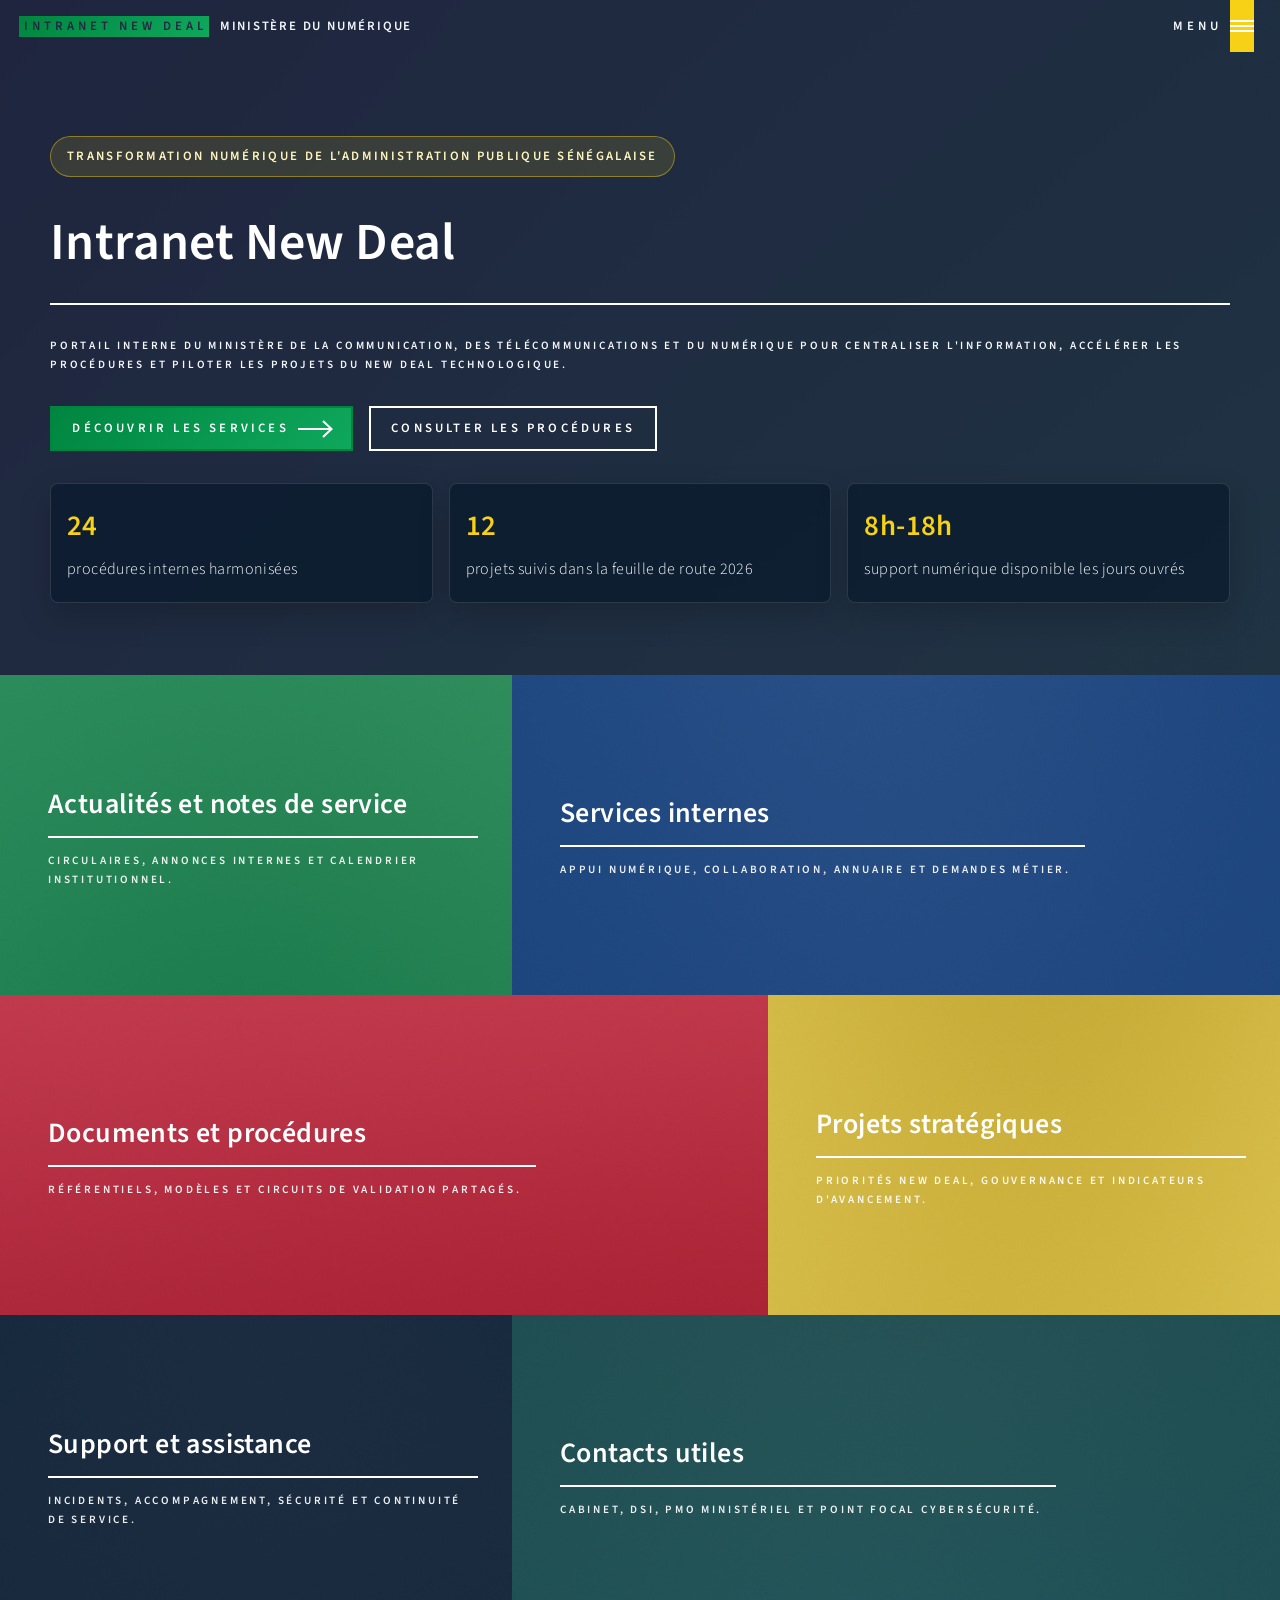
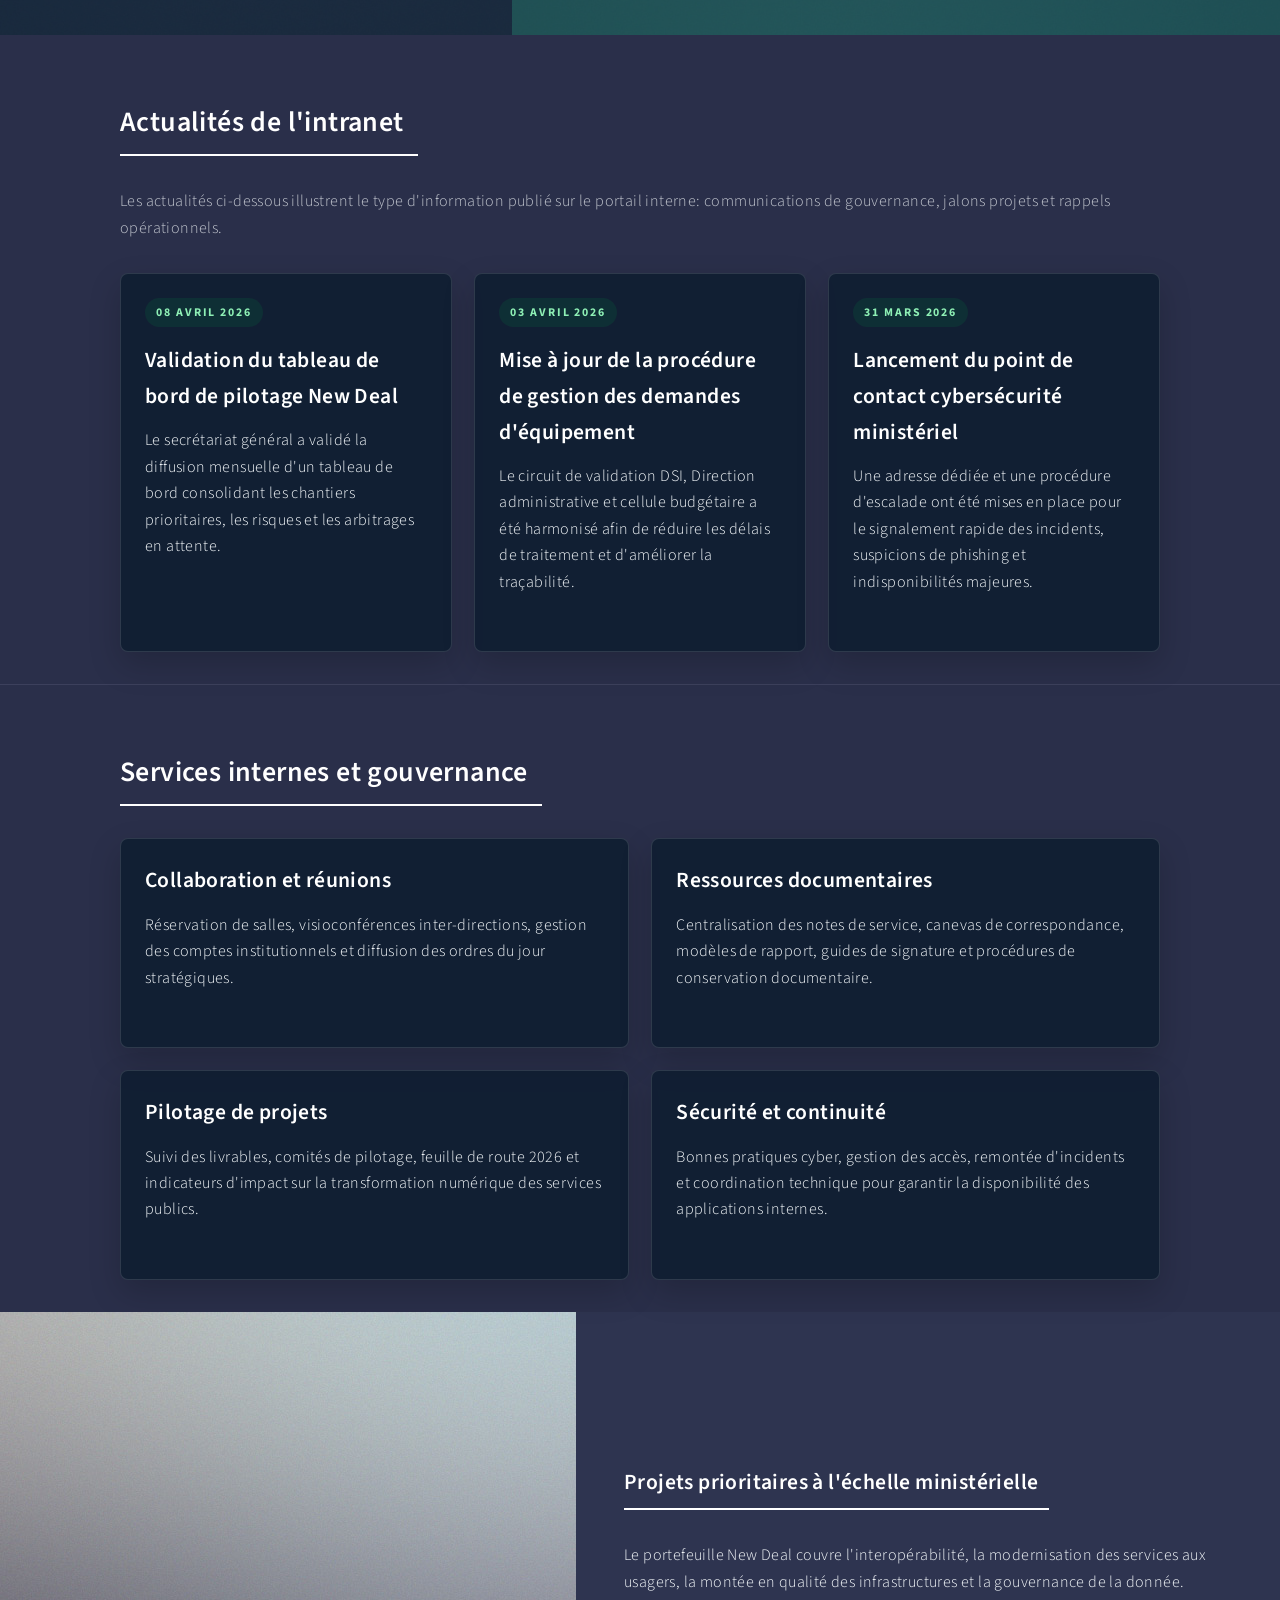
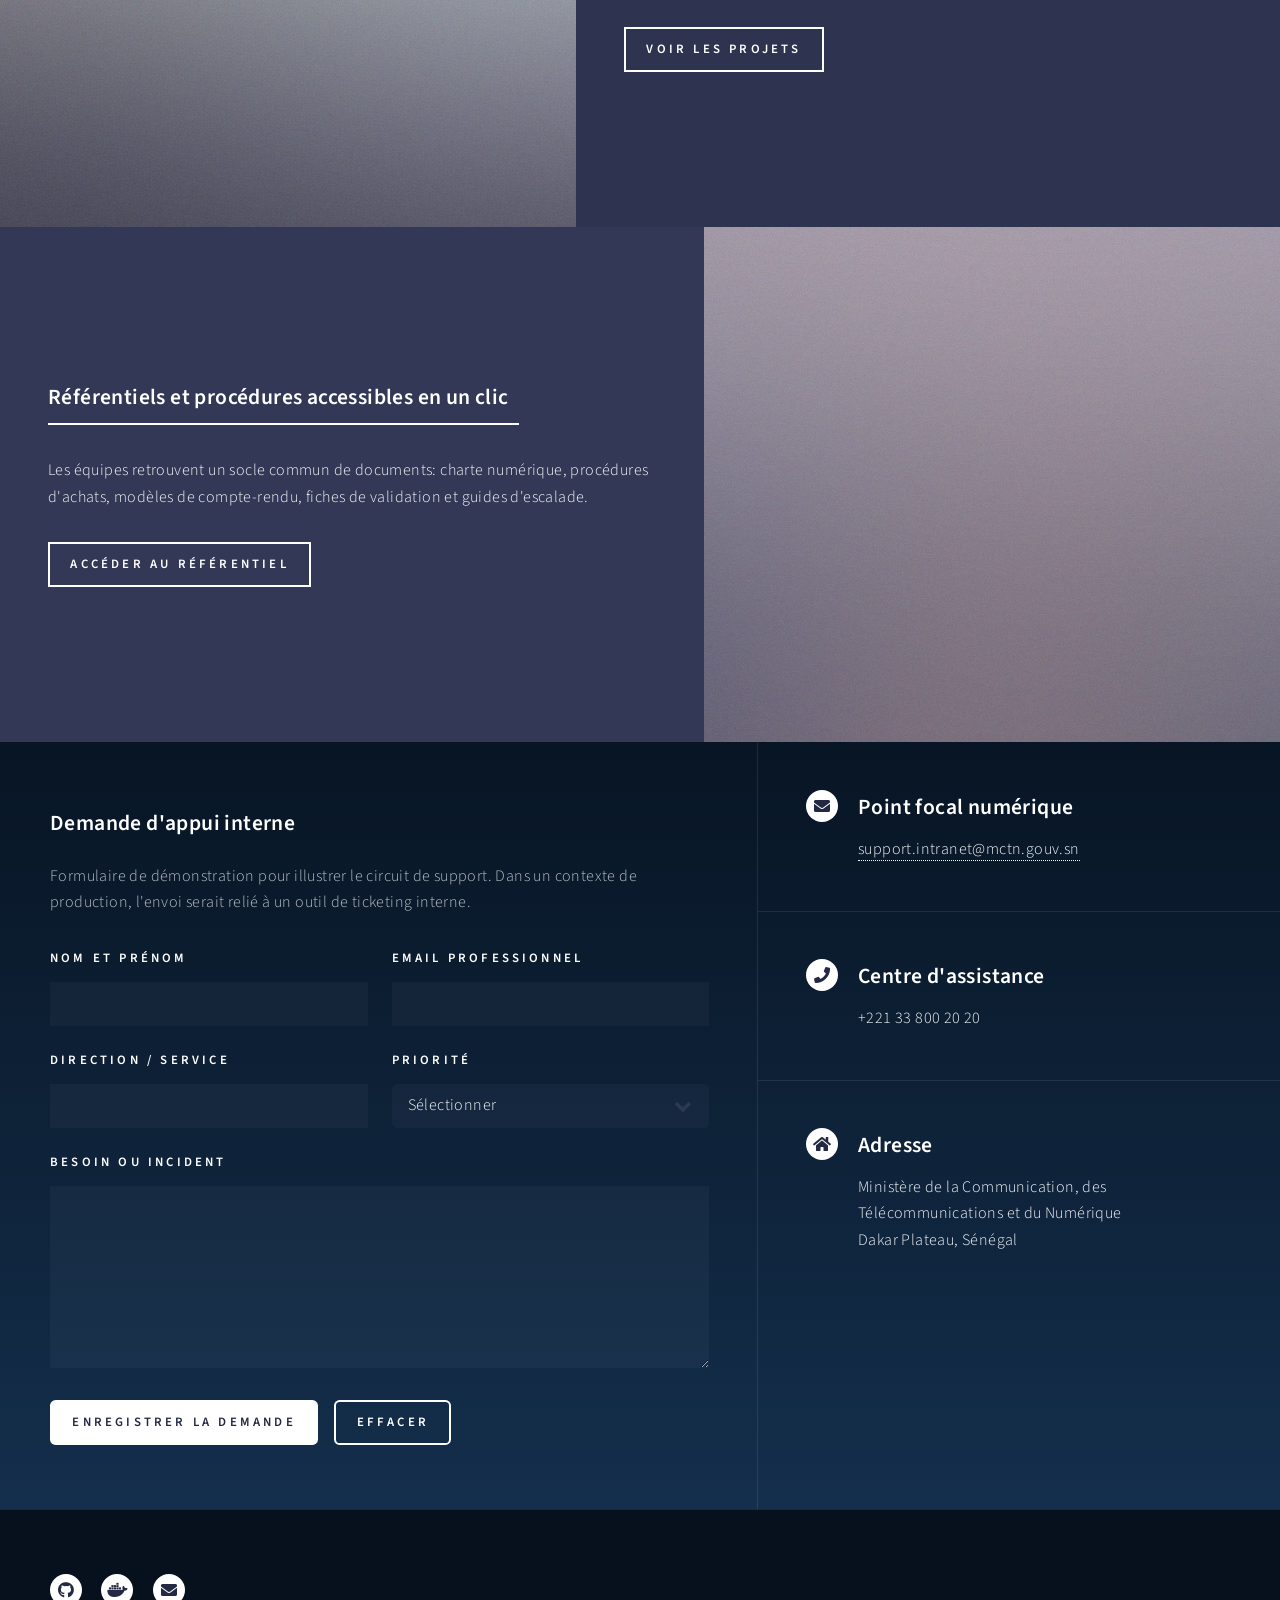
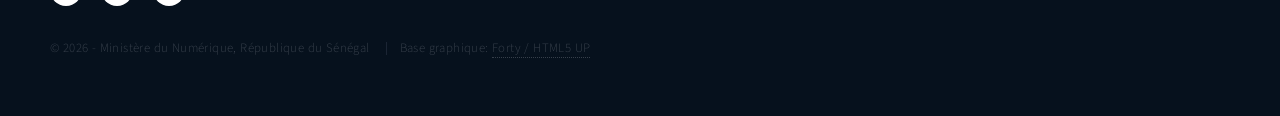
<file: site/index.html>
<!DOCTYPE HTML>
<!--
    Basé sur Forty par HTML5 UP
    html5up.net | @ajlkn
    Personnalisation pour l'examen DevOps "intranet-newdeal"
-->
<html lang="fr">
    <head>
        <title>Intranet New Deal | Ministère de la Communication, des Télécommunications et du Numérique</title>
        <meta charset="utf-8" />
        <meta name="viewport" content="width=device-width, initial-scale=1, user-scalable=no" />
        <meta
            name="description"
            content="Portail intranet institutionnel dédié à la coordination, aux services internes et aux projets stratégiques du New Deal Technologique du Sénégal."
        />
        <meta name="theme-color" content="#00853f" />
        <link rel="icon" type="image/svg+xml" href="images/nd-emblem.svg" />
        <link rel="stylesheet" href="assets/css/main.css" />
        <link rel="stylesheet" href="assets/css/custom.css" />
        <noscript><link rel="stylesheet" href="assets/css/noscript.css" /></noscript>
    </head>
    <body class="is-preload">
        <div id="wrapper">
            <header id="header" class="alt">
                <a href="index.html" class="logo">
                    <strong>Intranet New Deal</strong>
                    <span>Ministère du Numérique</span>
                </a>
                <nav>
                    <a href="#menu">Menu</a>
                </nav>
            </header>

            <nav id="menu">
                <ul class="links">
                    <li><a href="index.html">Accueil</a></li>
                    <li><a href="#news">Actualités</a></li>
                    <li><a href="#services">Services internes</a></li>
                    <li><a href="documents.html">Documents et procédures</a></li>
                    <li><a href="projets.html">Projets stratégiques</a></li>
                    <li><a href="support.html">Support et assistance</a></li>
                    <li><a href="#contact">Contact</a></li>
                </ul>
                <ul class="actions stacked">
                    <li><a href="#services" class="button primary fit">Accès rapide</a></li>
                    <li><a href="documents.html" class="button fit">Procédures</a></li>
                </ul>
            </nav>

            <section id="banner" class="major">
                <div class="inner">
                    <div class="hero-badge">Transformation numérique de l'administration publique sénégalaise</div>
                    <header class="major">
                        <h1>Intranet New Deal</h1>
                    </header>
                    <div class="content">
                        <p>
                            Portail interne du Ministère de la Communication, des Télécommunications et du Numérique
                            pour centraliser l'information, accélérer les procédures et piloter les projets du New Deal
                            Technologique.
                        </p>
                    </div>
                    <ul class="actions stacked-mobile">
                        <li><a href="#services" class="button next scrolly primary">Découvrir les services</a></li>
                        <li><a href="documents.html" class="button">Consulter les procédures</a></li>
                    </ul>
                    <div class="hero-stats">
                        <article>
                            <strong>24</strong>
                            <span>procédures internes harmonisées</span>
                        </article>
                        <article>
                            <strong>12</strong>
                            <span>projets suivis dans la feuille de route 2026</span>
                        </article>
                        <article>
                            <strong>8h-18h</strong>
                            <span>support numérique disponible les jours ouvrés</span>
                        </article>
                    </div>
                </div>
            </section>

            <div id="main">
                <section id="services" class="tiles">
                    <article>
                        <span class="image">
                            <img src="images/pic01.jpg" alt="Équipe de coordination autour d'un tableau de bord." />
                        </span>
                        <header class="major">
                            <h3><a href="#news" class="link">Actualités et notes de service</a></h3>
                            <p>Circulaires, annonces internes et calendrier institutionnel.</p>
                        </header>
                    </article>
                    <article>
                        <span class="image">
                            <img src="images/pic02.jpg" alt="Salle de travail collaborative et outils numériques." />
                        </span>
                        <header class="major">
                            <h3><a href="#operations" class="link">Services internes</a></h3>
                            <p>Appui numérique, collaboration, annuaire et demandes métier.</p>
                        </header>
                    </article>
                    <article>
                        <span class="image">
                            <img src="images/pic03.jpg" alt="Documentation administrative et dossiers classés." />
                        </span>
                        <header class="major">
                            <h3><a href="documents.html" class="link">Documents et procédures</a></h3>
                            <p>Référentiels, modèles et circuits de validation partagés.</p>
                        </header>
                    </article>
                    <article>
                        <span class="image">
                            <img src="images/pic04.jpg" alt="Visualisation des projets stratégiques du ministère." />
                        </span>
                        <header class="major">
                            <h3><a href="projets.html" class="link">Projets stratégiques</a></h3>
                            <p>Priorités New Deal, gouvernance et indicateurs d'avancement.</p>
                        </header>
                    </article>
                    <article>
                        <span class="image">
                            <img src="images/pic05.jpg" alt="Assistance et support utilisateur en environnement professionnel." />
                        </span>
                        <header class="major">
                            <h3><a href="support.html" class="link">Support et assistance</a></h3>
                            <p>Incidents, accompagnement, sécurité et continuité de service.</p>
                        </header>
                    </article>
                    <article>
                        <span class="image">
                            <img src="images/pic06.jpg" alt="Accueil institutionnel et coordination administrative." />
                        </span>
                        <header class="major">
                            <h3><a href="#contact" class="link">Contacts utiles</a></h3>
                            <p>Cabinet, DSI, PMO ministériel et point focal cybersécurité.</p>
                        </header>
                    </article>
                </section>

                <section id="news">
                    <div class="inner">
                        <header class="major">
                            <h2>Actualités de l'intranet</h2>
                        </header>
                        <p class="section-intro">
                            Les actualités ci-dessous illustrent le type d'information publié sur le portail interne:
                            communications de gouvernance, jalons projets et rappels opérationnels.
                        </p>
                        <div class="news-grid">
                            <article class="news-card">
                                <span class="tag">08 avril 2026</span>
                                <h3>Validation du tableau de bord de pilotage New Deal</h3>
                                <p>
                                    Le secrétariat général a validé la diffusion mensuelle d'un tableau de bord
                                    consolidant les chantiers prioritaires, les risques et les arbitrages en attente.
                                </p>
                            </article>
                            <article class="news-card">
                                <span class="tag">03 avril 2026</span>
                                <h3>Mise à jour de la procédure de gestion des demandes d'équipement</h3>
                                <p>
                                    Le circuit de validation DSI, Direction administrative et cellule budgétaire a été
                                    harmonisé afin de réduire les délais de traitement et d'améliorer la traçabilité.
                                </p>
                            </article>
                            <article class="news-card">
                                <span class="tag">31 mars 2026</span>
                                <h3>Lancement du point de contact cybersécurité ministériel</h3>
                                <p>
                                    Une adresse dédiée et une procédure d'escalade ont été mises en place pour le
                                    signalement rapide des incidents, suspicions de phishing et indisponibilités majeures.
                                </p>
                            </article>
                        </div>
                    </div>
                </section>

                <section id="operations">
                    <div class="inner">
                        <header class="major">
                            <h2>Services internes et gouvernance</h2>
                        </header>
                        <div class="info-grid">
                            <article class="info-card">
                                <h3>Collaboration et réunions</h3>
                                <p>
                                    Réservation de salles, visioconférences inter-directions, gestion des comptes
                                    institutionnels et diffusion des ordres du jour stratégiques.
                                </p>
                            </article>
                            <article class="info-card">
                                <h3>Ressources documentaires</h3>
                                <p>
                                    Centralisation des notes de service, canevas de correspondance, modèles de rapport,
                                    guides de signature et procédures de conservation documentaire.
                                </p>
                            </article>
                            <article class="info-card">
                                <h3>Pilotage de projets</h3>
                                <p>
                                    Suivi des livrables, comités de pilotage, feuille de route 2026 et indicateurs
                                    d'impact sur la transformation numérique des services publics.
                                </p>
                            </article>
                            <article class="info-card">
                                <h3>Sécurité et continuité</h3>
                                <p>
                                    Bonnes pratiques cyber, gestion des accès, remontée d'incidents et coordination
                                    technique pour garantir la disponibilité des applications internes.
                                </p>
                            </article>
                        </div>
                    </div>
                </section>

                <section id="three" class="spotlights">
                    <section>
                        <a href="projets.html" class="image">
                            <img src="images/pic08.jpg" alt="Illustration des projets de transformation numérique." data-position="center center" />
                        </a>
                        <div class="content">
                            <div class="inner">
                                <header class="major">
                                    <h3>Projets prioritaires à l'échelle ministérielle</h3>
                                </header>
                                <p>
                                    Le portefeuille New Deal couvre l'interopérabilité, la modernisation des services
                                    aux usagers, la montée en qualité des infrastructures et la gouvernance de la donnée.
                                </p>
                                <ul class="actions">
                                    <li><a href="projets.html" class="button">Voir les projets</a></li>
                                </ul>
                            </div>
                        </div>
                    </section>
                    <section>
                        <a href="documents.html" class="image">
                            <img src="images/pic09.jpg" alt="Référentiels et procédures internes du ministère." data-position="top center" />
                        </a>
                        <div class="content">
                            <div class="inner">
                                <header class="major">
                                    <h3>Référentiels et procédures accessibles en un clic</h3>
                                </header>
                                <p>
                                    Les équipes retrouvent un socle commun de documents: charte numérique, procédures
                                    d'achats, modèles de compte-rendu, fiches de validation et guides d'escalade.
                                </p>
                                <ul class="actions">
                                    <li><a href="documents.html" class="button">Accéder au référentiel</a></li>
                                </ul>
                            </div>
                        </div>
                    </section>
                </section>
            </div>

            <section id="contact">
                <div class="inner">
                    <section>
                        <header class="minor">
                            <h3>Demande d'appui interne</h3>
                        </header>
                        <p class="form-note">
                            Formulaire de démonstration pour illustrer le circuit de support. Dans un contexte de
                            production, l'envoi serait relié à un outil de ticketing interne.
                        </p>
                        <form method="post" action="#">
                            <div class="fields">
                                <div class="field half">
                                    <label for="name">Nom et prénom</label>
                                    <input type="text" name="name" id="name" />
                                </div>
                                <div class="field half">
                                    <label for="email">Email professionnel</label>
                                    <input type="email" name="email" id="email" />
                                </div>
                                <div class="field half">
                                    <label for="direction">Direction / service</label>
                                    <input type="text" name="direction" id="direction" />
                                </div>
                                <div class="field half">
                                    <label for="priority">Priorité</label>
                                    <select name="priority" id="priority">
                                        <option value="">Sélectionner</option>
                                        <option value="normale">Normale</option>
                                        <option value="haute">Haute</option>
                                        <option value="critique">Critique</option>
                                    </select>
                                </div>
                                <div class="field">
                                    <label for="message">Besoin ou incident</label>
                                    <textarea name="message" id="message" rows="6"></textarea>
                                </div>
                            </div>
                            <ul class="actions">
                                <li><input type="submit" value="Enregistrer la demande" class="primary" /></li>
                                <li><input type="reset" value="Effacer" /></li>
                            </ul>
                        </form>
                    </section>
                    <section class="split">
                        <section>
                            <div class="contact-method">
                                <span class="icon solid alt fa-envelope"></span>
                                <h3>Point focal numérique</h3>
                                <a href="mailto:support.intranet@mctn.gouv.sn">support.intranet@mctn.gouv.sn</a>
                            </div>
                        </section>
                        <section>
                            <div class="contact-method">
                                <span class="icon solid alt fa-phone"></span>
                                <h3>Centre d'assistance</h3>
                                <span>+221 33 800 20 20</span>
                            </div>
                        </section>
                        <section>
                            <div class="contact-method">
                                <span class="icon solid alt fa-home"></span>
                                <h3>Adresse</h3>
                                <span>Ministère de la Communication, des Télécommunications et du Numérique<br />
                                Dakar Plateau, Sénégal</span>
                            </div>
                        </section>
                    </section>
                </div>
            </section>

            <footer id="footer">
                <div class="inner">
                    <ul class="icons">
                        <li><a href="https://github.com/Djamal85/" class="icon brands alt fa-github"><span class="label">GitHub</span></a></li>
                        <li><a href="https://hub.docker.com/repositories/djallesjr04" class="icon brands alt fa-docker"><span class="label">Docker Hub</span></a></li>
                        <li><a href="mailto:support.intranet@mctn.gouv.sn" class="icon solid alt fa-envelope"><span class="label">Email</span></a></li>
                    </ul>
                    <ul class="copyright">
                        <li>&copy; 2026 - Ministère du Numérique, République du Sénégal</li>
                        <li>Base graphique: <a href="https://html5up.net/forty">Forty / HTML5 UP</a></li>
                    </ul>
                </div>
            </footer>
        </div>

        <script src="assets/js/jquery.min.js"></script>
        <script src="assets/js/jquery.scrolly.min.js"></script>
        <script src="assets/js/jquery.scrollex.min.js"></script>
        <script src="assets/js/browser.min.js"></script>
        <script src="assets/js/breakpoints.min.js"></script>
        <script src="assets/js/util.js"></script>
        <script src="assets/js/main.js"></script>
    </body>
</html>
</file>
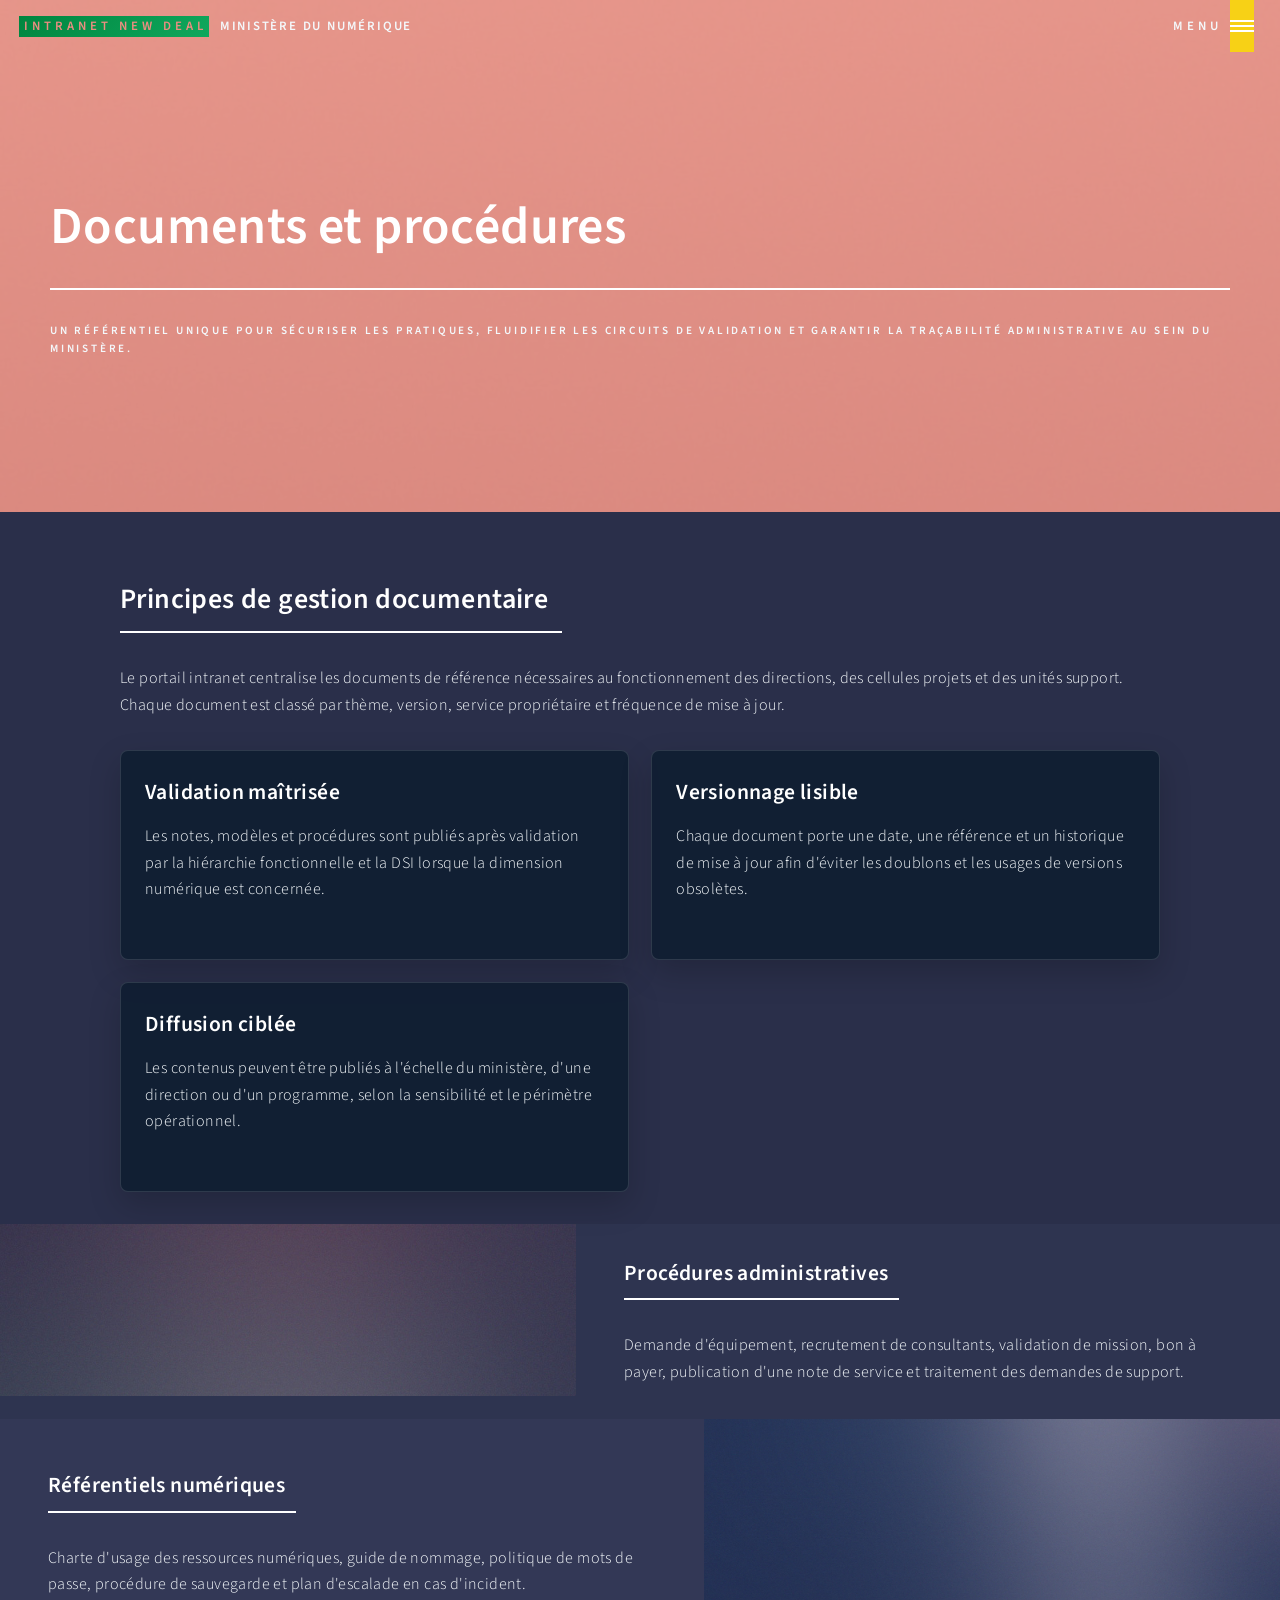
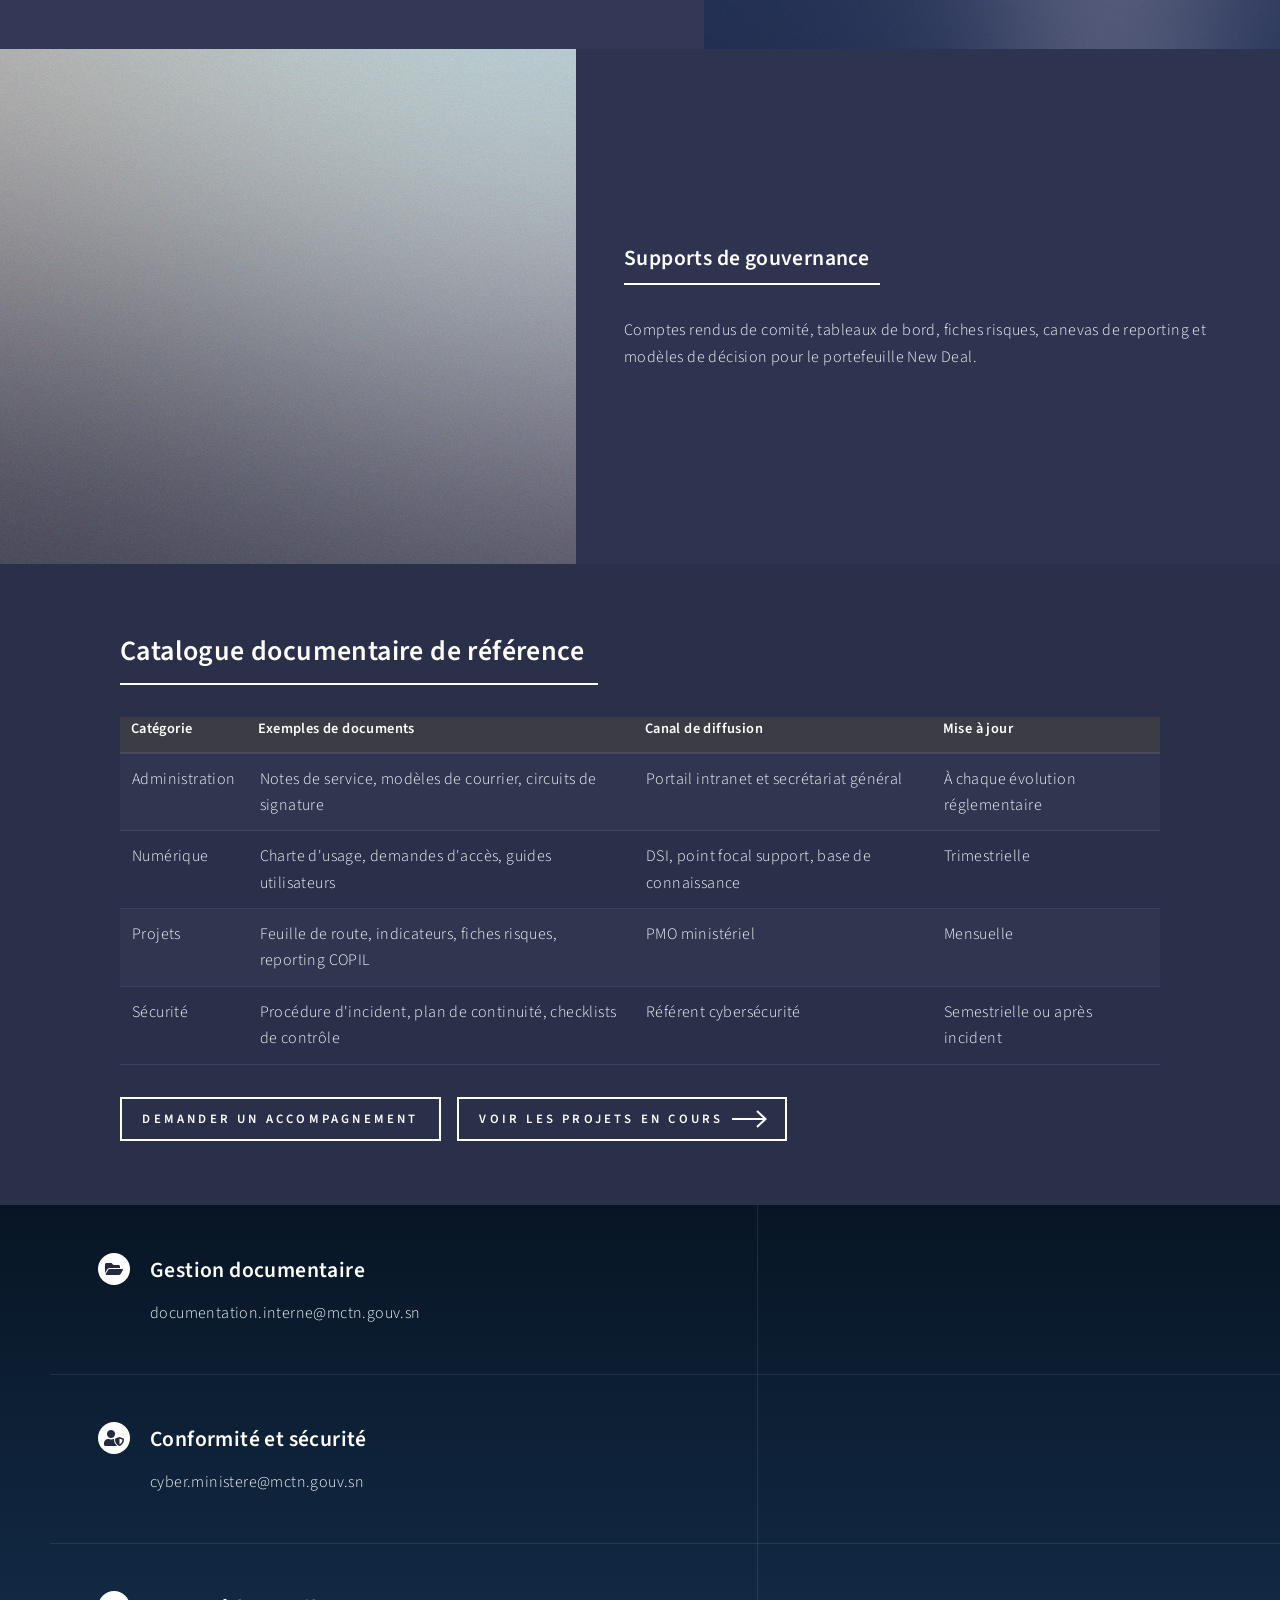
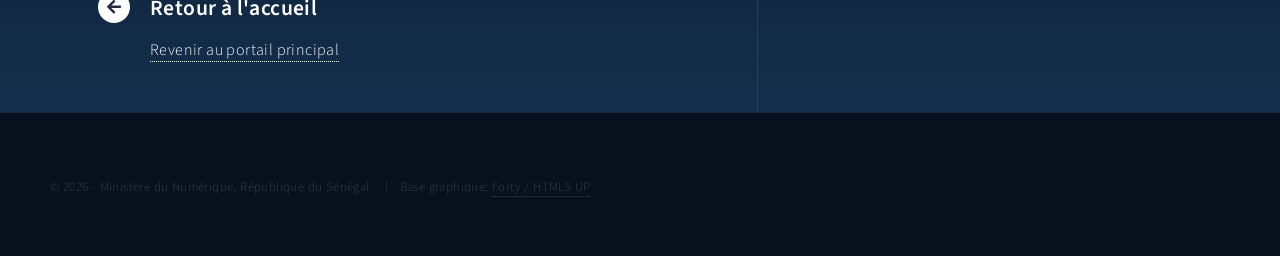
<file: site/documents.html>
<!DOCTYPE HTML>
<!--
    Basé sur Forty par HTML5 UP
    html5up.net | @ajlkn
    Personnalisation pour l'examen DevOps "intranet-newdeal"
-->
<html lang="fr">
    <head>
        <title>Documents et procédures | Intranet New Deal</title>
        <meta charset="utf-8" />
        <meta name="viewport" content="width=device-width, initial-scale=1, user-scalable=no" />
        <meta
            name="description"
            content="Référentiel documentaire et procédures internes du ministère pour le pilotage administratif et numérique."
        />
        <link rel="icon" type="image/svg+xml" href="images/nd-emblem.svg" />
        <link rel="stylesheet" href="assets/css/main.css" />
        <link rel="stylesheet" href="assets/css/custom.css" />
        <noscript><link rel="stylesheet" href="assets/css/noscript.css" /></noscript>
    </head>
    <body class="is-preload">
        <div id="wrapper">
            <header id="header" class="alt style3">
                <a href="index.html" class="logo">
                    <strong>Intranet New Deal</strong>
                    <span>Ministère du Numérique</span>
                </a>
                <nav>
                    <a href="#menu">Menu</a>
                </nav>
            </header>

            <nav id="menu">
                <ul class="links">
                    <li><a href="index.html">Accueil</a></li>
                    <li><a href="documents.html">Documents et procédures</a></li>
                    <li><a href="projets.html">Projets stratégiques</a></li>
                    <li><a href="support.html">Support et assistance</a></li>
                </ul>
            </nav>

            <section id="banner" class="style3">
                <div class="inner">
                    <span class="image">
                        <img src="images/pic10.jpg" alt="Référentiel documentaire institutionnel." />
                    </span>
                    <header class="major">
                        <h1>Documents et procédures</h1>
                    </header>
                    <div class="content">
                        <p>
                            Un référentiel unique pour sécuriser les pratiques, fluidifier les circuits de validation et
                            garantir la traçabilité administrative au sein du ministère.
                        </p>
                    </div>
                </div>
            </section>

            <div id="main">
                <section id="one">
                    <div class="inner">
                        <header class="major">
                            <h2>Principes de gestion documentaire</h2>
                        </header>
                        <p>
                            Le portail intranet centralise les documents de référence nécessaires au fonctionnement des
                            directions, des cellules projets et des unités support. Chaque document est classé par thème,
                            version, service propriétaire et fréquence de mise à jour.
                        </p>
                        <div class="info-grid">
                            <article class="info-card">
                                <h3>Validation maîtrisée</h3>
                                <p>
                                    Les notes, modèles et procédures sont publiés après validation par la hiérarchie
                                    fonctionnelle et la DSI lorsque la dimension numérique est concernée.
                                </p>
                            </article>
                            <article class="info-card">
                                <h3>Versionnage lisible</h3>
                                <p>
                                    Chaque document porte une date, une référence et un historique de mise à jour afin
                                    d'éviter les doublons et les usages de versions obsolètes.
                                </p>
                            </article>
                            <article class="info-card">
                                <h3>Diffusion ciblée</h3>
                                <p>
                                    Les contenus peuvent être publiés à l'échelle du ministère, d'une direction ou d'un
                                    programme, selon la sensibilité et le périmètre opérationnel.
                                </p>
                            </article>
                        </div>
                    </div>
                </section>

                <section id="two" class="spotlights">
                    <section>
                        <a href="#catalogue" class="image">
                            <img src="images/pic11.jpg" alt="Procédures administratives et modèles de formulaires." data-position="center center" />
                        </a>
                        <div class="content">
                            <div class="inner">
                                <header class="major">
                                    <h3>Procédures administratives</h3>
                                </header>
                                <p>
                                    Demande d'équipement, recrutement de consultants, validation de mission, bon à
                                    payer, publication d'une note de service et traitement des demandes de support.
                                </p>
                            </div>
                        </div>
                    </section>
                    <section>
                        <a href="#catalogue" class="image">
                            <img src="images/pic07.jpg" alt="Référentiels numériques et sécurité de l'information." data-position="top center" />
                        </a>
                        <div class="content">
                            <div class="inner">
                                <header class="major">
                                    <h3>Référentiels numériques</h3>
                                </header>
                                <p>
                                    Charte d'usage des ressources numériques, guide de nommage, politique de mots de
                                    passe, procédure de sauvegarde et plan d'escalade en cas d'incident.
                                </p>
                            </div>
                        </div>
                    </section>
                    <section>
                        <a href="#catalogue" class="image">
                            <img src="images/pic08.jpg" alt="Pilotage des livrables et gouvernance ministérielle." data-position="25% 25%" />
                        </a>
                        <div class="content">
                            <div class="inner">
                                <header class="major">
                                    <h3>Supports de gouvernance</h3>
                                </header>
                                <p>
                                    Comptes rendus de comité, tableaux de bord, fiches risques, canevas de reporting et
                                    modèles de décision pour le portefeuille New Deal.
                                </p>
                            </div>
                        </div>
                    </section>
                </section>

                <section id="catalogue">
                    <div class="inner">
                        <header class="major">
                            <h2>Catalogue documentaire de référence</h2>
                        </header>
                        <div class="table-wrapper">
                            <table>
                                <thead>
                                    <tr>
                                        <th>Catégorie</th>
                                        <th>Exemples de documents</th>
                                        <th>Canal de diffusion</th>
                                        <th>Mise à jour</th>
                                    </tr>
                                </thead>
                                <tbody>
                                    <tr>
                                        <td>Administration</td>
                                        <td>Notes de service, modèles de courrier, circuits de signature</td>
                                        <td>Portail intranet et secrétariat général</td>
                                        <td>À chaque évolution réglementaire</td>
                                    </tr>
                                    <tr>
                                        <td>Numérique</td>
                                        <td>Charte d'usage, demandes d'accès, guides utilisateurs</td>
                                        <td>DSI, point focal support, base de connaissance</td>
                                        <td>Trimestrielle</td>
                                    </tr>
                                    <tr>
                                        <td>Projets</td>
                                        <td>Feuille de route, indicateurs, fiches risques, reporting COPIL</td>
                                        <td>PMO ministériel</td>
                                        <td>Mensuelle</td>
                                    </tr>
                                    <tr>
                                        <td>Sécurité</td>
                                        <td>Procédure d'incident, plan de continuité, checklists de contrôle</td>
                                        <td>Référent cybersécurité</td>
                                        <td>Semestrielle ou après incident</td>
                                    </tr>
                                </tbody>
                            </table>
                        </div>
                        <ul class="actions">
                            <li><a href="support.html" class="button">Demander un accompagnement</a></li>
                            <li><a href="projets.html" class="button next">Voir les projets en cours</a></li>
                        </ul>
                    </div>
                </section>
            </div>

            <section id="contact">
                <div class="inner">
                    <section class="split">
                        <section>
                            <div class="contact-method">
                                <span class="icon solid alt fa-folder-open"></span>
                                <h3>Gestion documentaire</h3>
                                <span>documentation.interne@mctn.gouv.sn</span>
                            </div>
                        </section>
                        <section>
                            <div class="contact-method">
                                <span class="icon solid alt fa-user-shield"></span>
                                <h3>Conformité et sécurité</h3>
                                <span>cyber.ministere@mctn.gouv.sn</span>
                            </div>
                        </section>
                        <section>
                            <div class="contact-method">
                                <span class="icon solid alt fa-arrow-left"></span>
                                <h3>Retour à l'accueil</h3>
                                <a href="index.html">Revenir au portail principal</a>
                            </div>
                        </section>
                    </section>
                </div>
            </section>

            <footer id="footer">
                <div class="inner">
                    <ul class="copyright">
                        <li>&copy; 2026 - Ministère du Numérique, République du Sénégal</li>
                        <li>Base graphique: <a href="https://html5up.net/forty">Forty / HTML5 UP</a></li>
                    </ul>
                </div>
            </footer>
        </div>

        <script src="assets/js/jquery.min.js"></script>
        <script src="assets/js/jquery.scrolly.min.js"></script>
        <script src="assets/js/jquery.scrollex.min.js"></script>
        <script src="assets/js/browser.min.js"></script>
        <script src="assets/js/breakpoints.min.js"></script>
        <script src="assets/js/util.js"></script>
        <script src="assets/js/main.js"></script>
    </body>
</html>
</file>
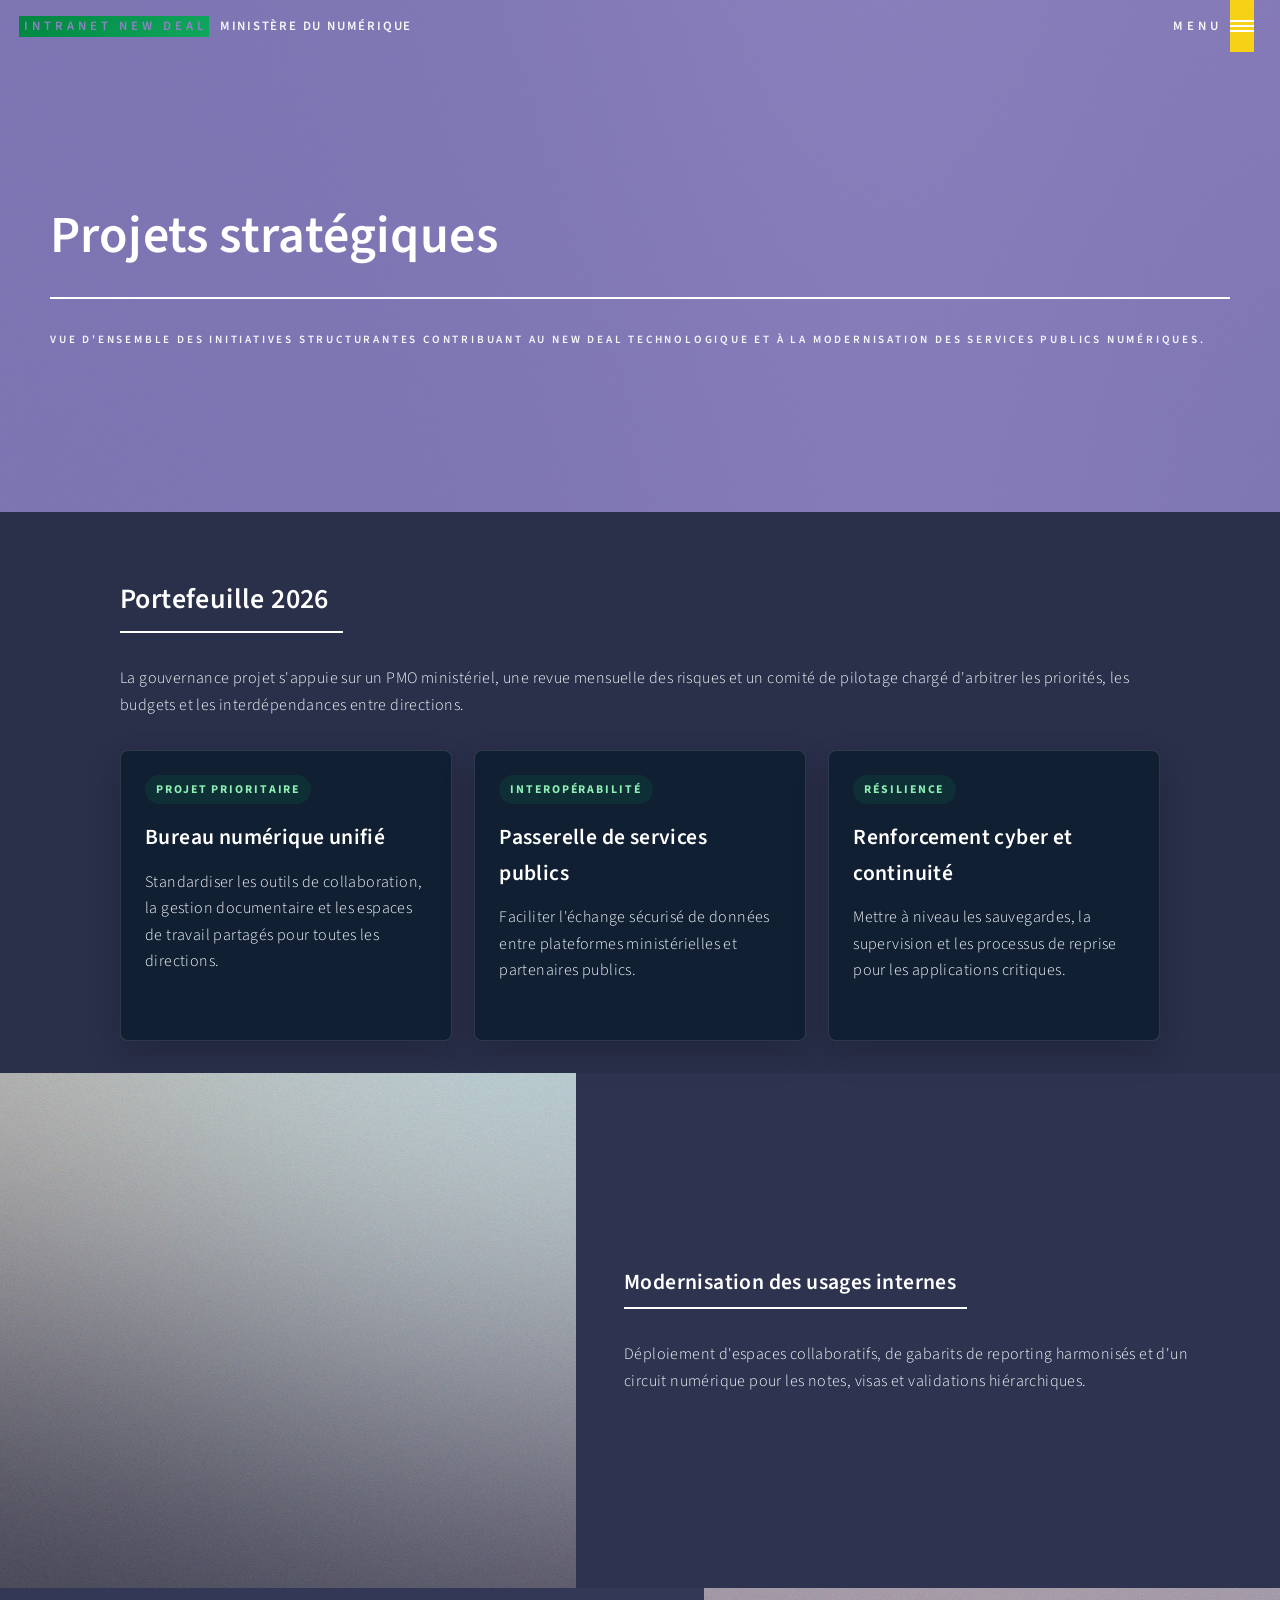
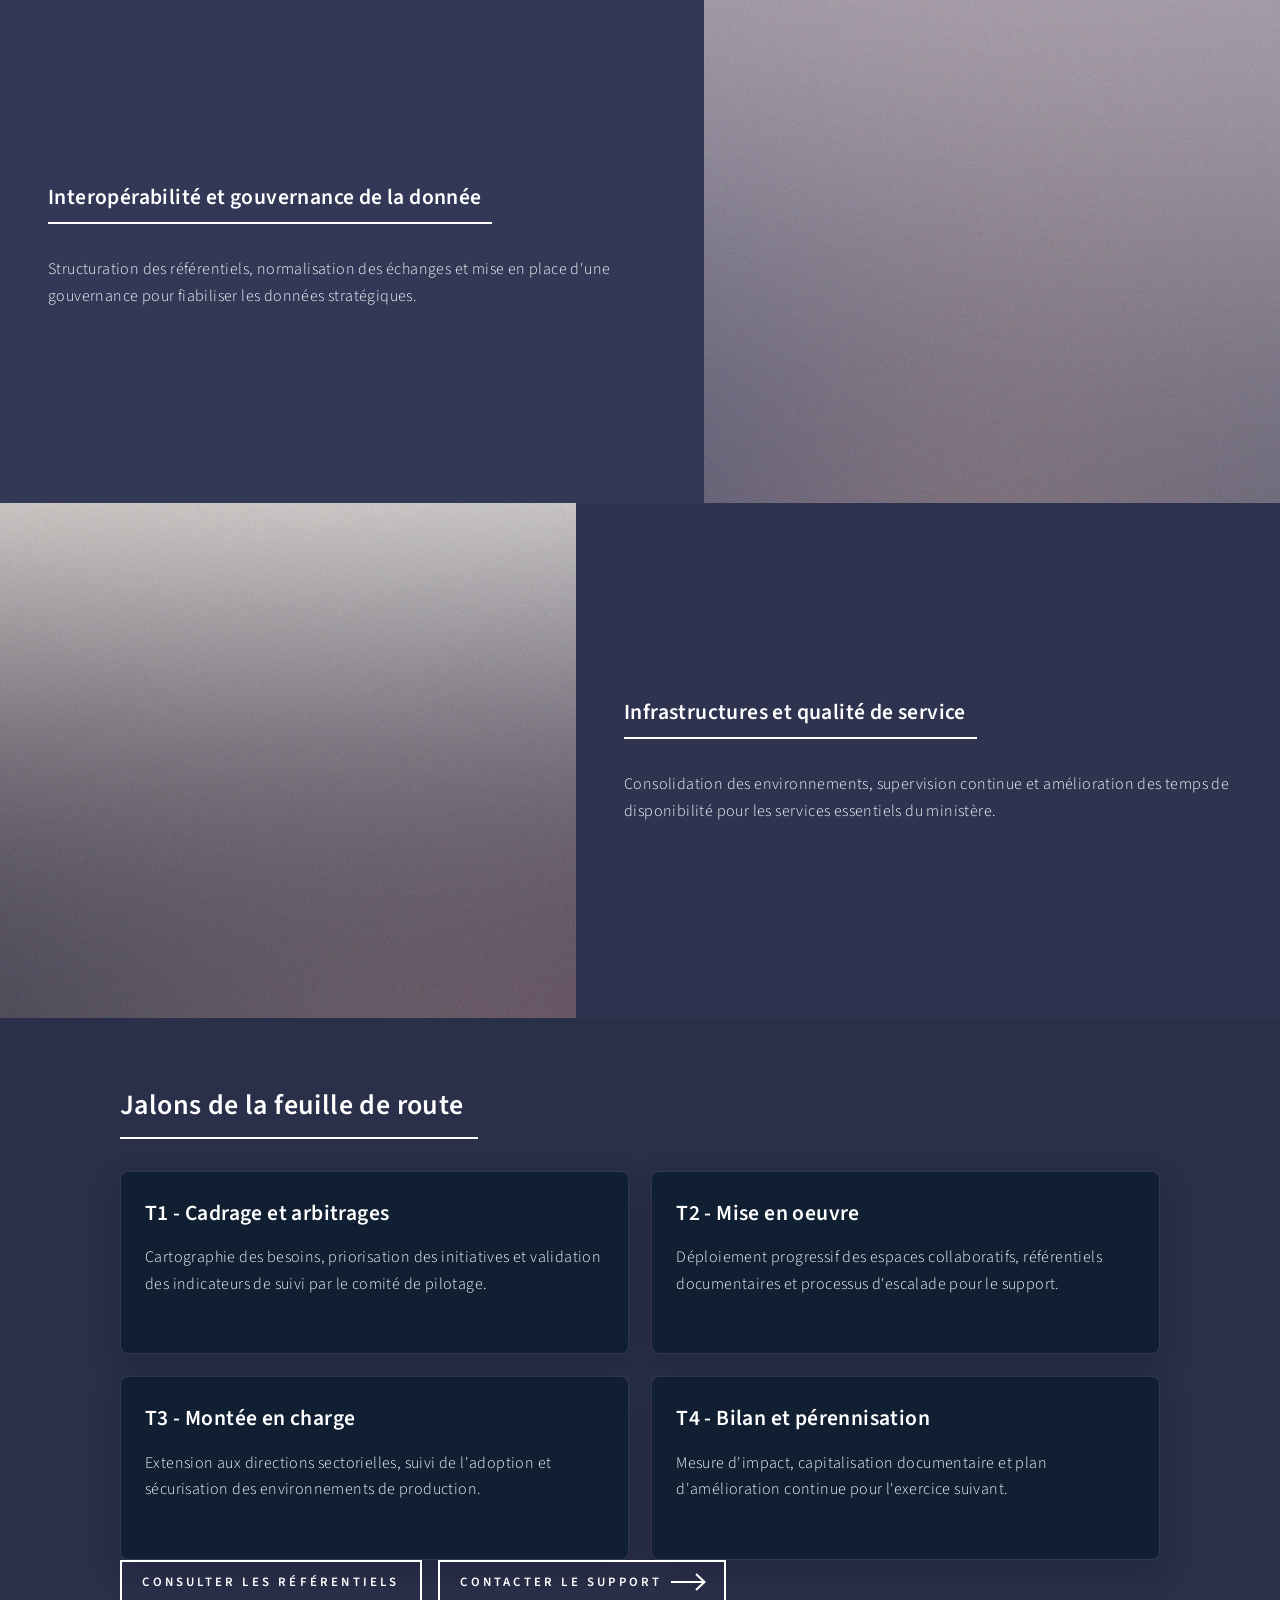
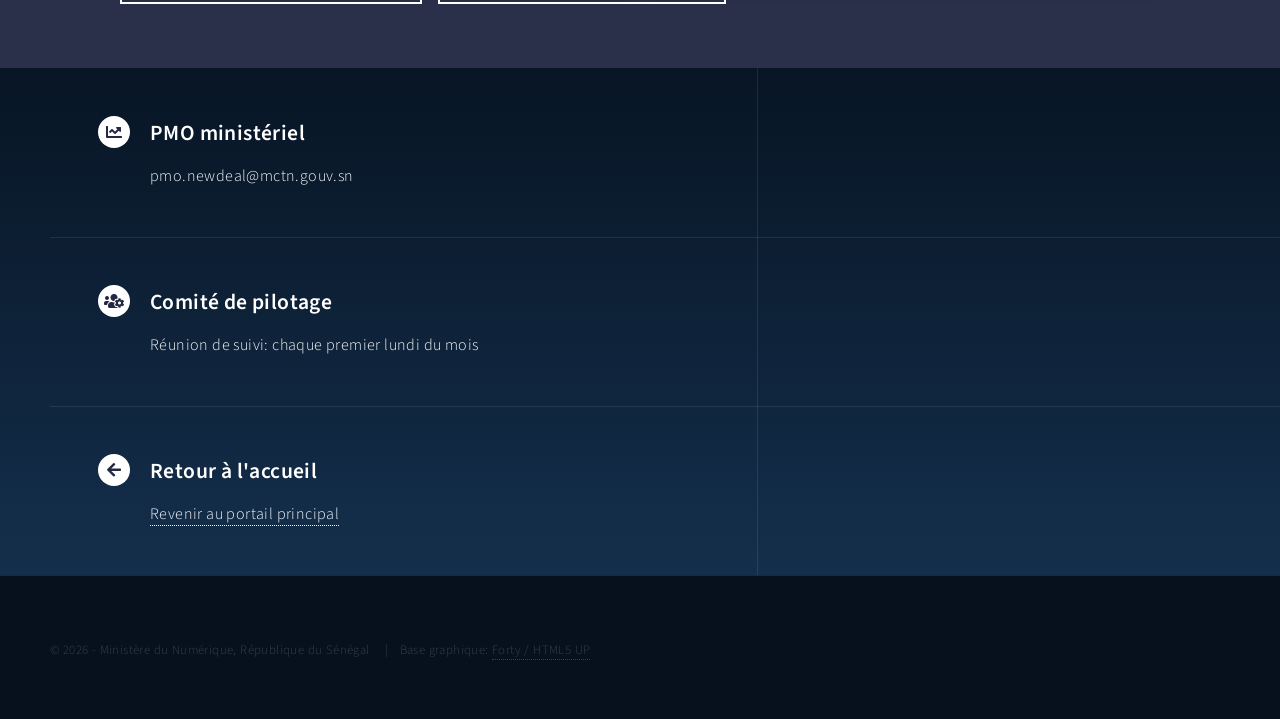
<file: site/projets.html>
<!DOCTYPE HTML>
<!--
    Basé sur Forty par HTML5 UP
    html5up.net | @ajlkn
    Personnalisation pour l'examen DevOps "intranet-newdeal"
-->
<html lang="fr">
    <head>
        <title>Projets stratégiques | Intranet New Deal</title>
        <meta charset="utf-8" />
        <meta name="viewport" content="width=device-width, initial-scale=1, user-scalable=no" />
        <meta
            name="description"
            content="Portefeuille de projets stratégiques du New Deal Technologique au sein du ministère."
        />
        <link rel="icon" type="image/svg+xml" href="images/nd-emblem.svg" />
        <link rel="stylesheet" href="assets/css/main.css" />
        <link rel="stylesheet" href="assets/css/custom.css" />
        <noscript><link rel="stylesheet" href="assets/css/noscript.css" /></noscript>
    </head>
    <body class="is-preload">
        <div id="wrapper">
            <header id="header" class="alt style2">
                <a href="index.html" class="logo">
                    <strong>Intranet New Deal</strong>
                    <span>Ministère du Numérique</span>
                </a>
                <nav>
                    <a href="#menu">Menu</a>
                </nav>
            </header>

            <nav id="menu">
                <ul class="links">
                    <li><a href="index.html">Accueil</a></li>
                    <li><a href="documents.html">Documents et procédures</a></li>
                    <li><a href="projets.html">Projets stratégiques</a></li>
                    <li><a href="support.html">Support et assistance</a></li>
                </ul>
            </nav>

            <section id="banner" class="style2">
                <div class="inner">
                    <span class="image">
                        <img src="images/pic07.jpg" alt="Pilotage du portefeuille de projets." />
                    </span>
                    <header class="major">
                        <h1>Projets stratégiques</h1>
                    </header>
                    <div class="content">
                        <p>
                            Vue d'ensemble des initiatives structurantes contribuant au New Deal Technologique et à la
                            modernisation des services publics numériques.
                        </p>
                    </div>
                </div>
            </section>

            <div id="main">
                <section id="one">
                    <div class="inner">
                        <header class="major">
                            <h2>Portefeuille 2026</h2>
                        </header>
                        <p>
                            La gouvernance projet s'appuie sur un PMO ministériel, une revue mensuelle des risques et un
                            comité de pilotage chargé d'arbitrer les priorités, les budgets et les interdépendances
                            entre directions.
                        </p>
                        <div class="timeline-grid">
                            <article class="timeline-card">
                                <span class="tag">Projet prioritaire</span>
                                <h3>Bureau numérique unifié</h3>
                                <p>
                                    Standardiser les outils de collaboration, la gestion documentaire et les espaces de
                                    travail partagés pour toutes les directions.
                                </p>
                            </article>
                            <article class="timeline-card">
                                <span class="tag">Interopérabilité</span>
                                <h3>Passerelle de services publics</h3>
                                <p>
                                    Faciliter l'échange sécurisé de données entre plateformes ministérielles et
                                    partenaires publics.
                                </p>
                            </article>
                            <article class="timeline-card">
                                <span class="tag">Résilience</span>
                                <h3>Renforcement cyber et continuité</h3>
                                <p>
                                    Mettre à niveau les sauvegardes, la supervision et les processus de reprise pour les
                                    applications critiques.
                                </p>
                            </article>
                        </div>
                    </div>
                </section>

                <section id="two" class="spotlights">
                    <section>
                        <a href="#roadmap" class="image">
                            <img src="images/pic08.jpg" alt="Transformation des usages et modernisation interne." data-position="center center" />
                        </a>
                        <div class="content">
                            <div class="inner">
                                <header class="major">
                                    <h3>Modernisation des usages internes</h3>
                                </header>
                                <p>
                                    Déploiement d'espaces collaboratifs, de gabarits de reporting harmonisés et d'un
                                    circuit numérique pour les notes, visas et validations hiérarchiques.
                                </p>
                            </div>
                        </div>
                    </section>
                    <section>
                        <a href="#roadmap" class="image">
                            <img src="images/pic09.jpg" alt="Interopérabilité et gouvernance de la donnée." data-position="top center" />
                        </a>
                        <div class="content">
                            <div class="inner">
                                <header class="major">
                                    <h3>Interopérabilité et gouvernance de la donnée</h3>
                                </header>
                                <p>
                                    Structuration des référentiels, normalisation des échanges et mise en place d'une
                                    gouvernance pour fiabiliser les données stratégiques.
                                </p>
                            </div>
                        </div>
                    </section>
                    <section>
                        <a href="#roadmap" class="image">
                            <img src="images/pic10.jpg" alt="Performance réseau et infrastructures critiques." data-position="25% 25%" />
                        </a>
                        <div class="content">
                            <div class="inner">
                                <header class="major">
                                    <h3>Infrastructures et qualité de service</h3>
                                </header>
                                <p>
                                    Consolidation des environnements, supervision continue et amélioration des temps de
                                    disponibilité pour les services essentiels du ministère.
                                </p>
                            </div>
                        </div>
                    </section>
                </section>

                <section id="roadmap">
                    <div class="inner">
                        <header class="major">
                            <h2>Jalons de la feuille de route</h2>
                        </header>
                        <div class="info-grid">
                            <article class="info-card">
                                <h3>T1 - Cadrage et arbitrages</h3>
                                <p>
                                    Cartographie des besoins, priorisation des initiatives et validation des indicateurs
                                    de suivi par le comité de pilotage.
                                </p>
                            </article>
                            <article class="info-card">
                                <h3>T2 - Mise en oeuvre</h3>
                                <p>
                                    Déploiement progressif des espaces collaboratifs, référentiels documentaires et
                                    processus d'escalade pour le support.
                                </p>
                            </article>
                            <article class="info-card">
                                <h3>T3 - Montée en charge</h3>
                                <p>
                                    Extension aux directions sectorielles, suivi de l'adoption et sécurisation des
                                    environnements de production.
                                </p>
                            </article>
                            <article class="info-card">
                                <h3>T4 - Bilan et pérennisation</h3>
                                <p>
                                    Mesure d'impact, capitalisation documentaire et plan d'amélioration continue pour
                                    l'exercice suivant.
                                </p>
                            </article>
                        </div>
                        <ul class="actions">
                            <li><a href="documents.html" class="button">Consulter les référentiels</a></li>
                            <li><a href="support.html" class="button next">Contacter le support</a></li>
                        </ul>
                    </div>
                </section>
            </div>

            <section id="contact">
                <div class="inner">
                    <section class="split">
                        <section>
                            <div class="contact-method">
                                <span class="icon solid alt fa-chart-line"></span>
                                <h3>PMO ministériel</h3>
                                <span>pmo.newdeal@mctn.gouv.sn</span>
                            </div>
                        </section>
                        <section>
                            <div class="contact-method">
                                <span class="icon solid alt fa-users-cog"></span>
                                <h3>Comité de pilotage</h3>
                                <span>Réunion de suivi: chaque premier lundi du mois</span>
                            </div>
                        </section>
                        <section>
                            <div class="contact-method">
                                <span class="icon solid alt fa-arrow-left"></span>
                                <h3>Retour à l'accueil</h3>
                                <a href="index.html">Revenir au portail principal</a>
                            </div>
                        </section>
                    </section>
                </div>
            </section>

            <footer id="footer">
                <div class="inner">
                    <ul class="copyright">
                        <li>&copy; 2026 - Ministère du Numérique, République du Sénégal</li>
                        <li>Base graphique: <a href="https://html5up.net/forty">Forty / HTML5 UP</a></li>
                    </ul>
                </div>
            </footer>
        </div>

        <script src="assets/js/jquery.min.js"></script>
        <script src="assets/js/jquery.scrolly.min.js"></script>
        <script src="assets/js/jquery.scrollex.min.js"></script>
        <script src="assets/js/browser.min.js"></script>
        <script src="assets/js/breakpoints.min.js"></script>
        <script src="assets/js/util.js"></script>
        <script src="assets/js/main.js"></script>
    </body>
</html>
</file>
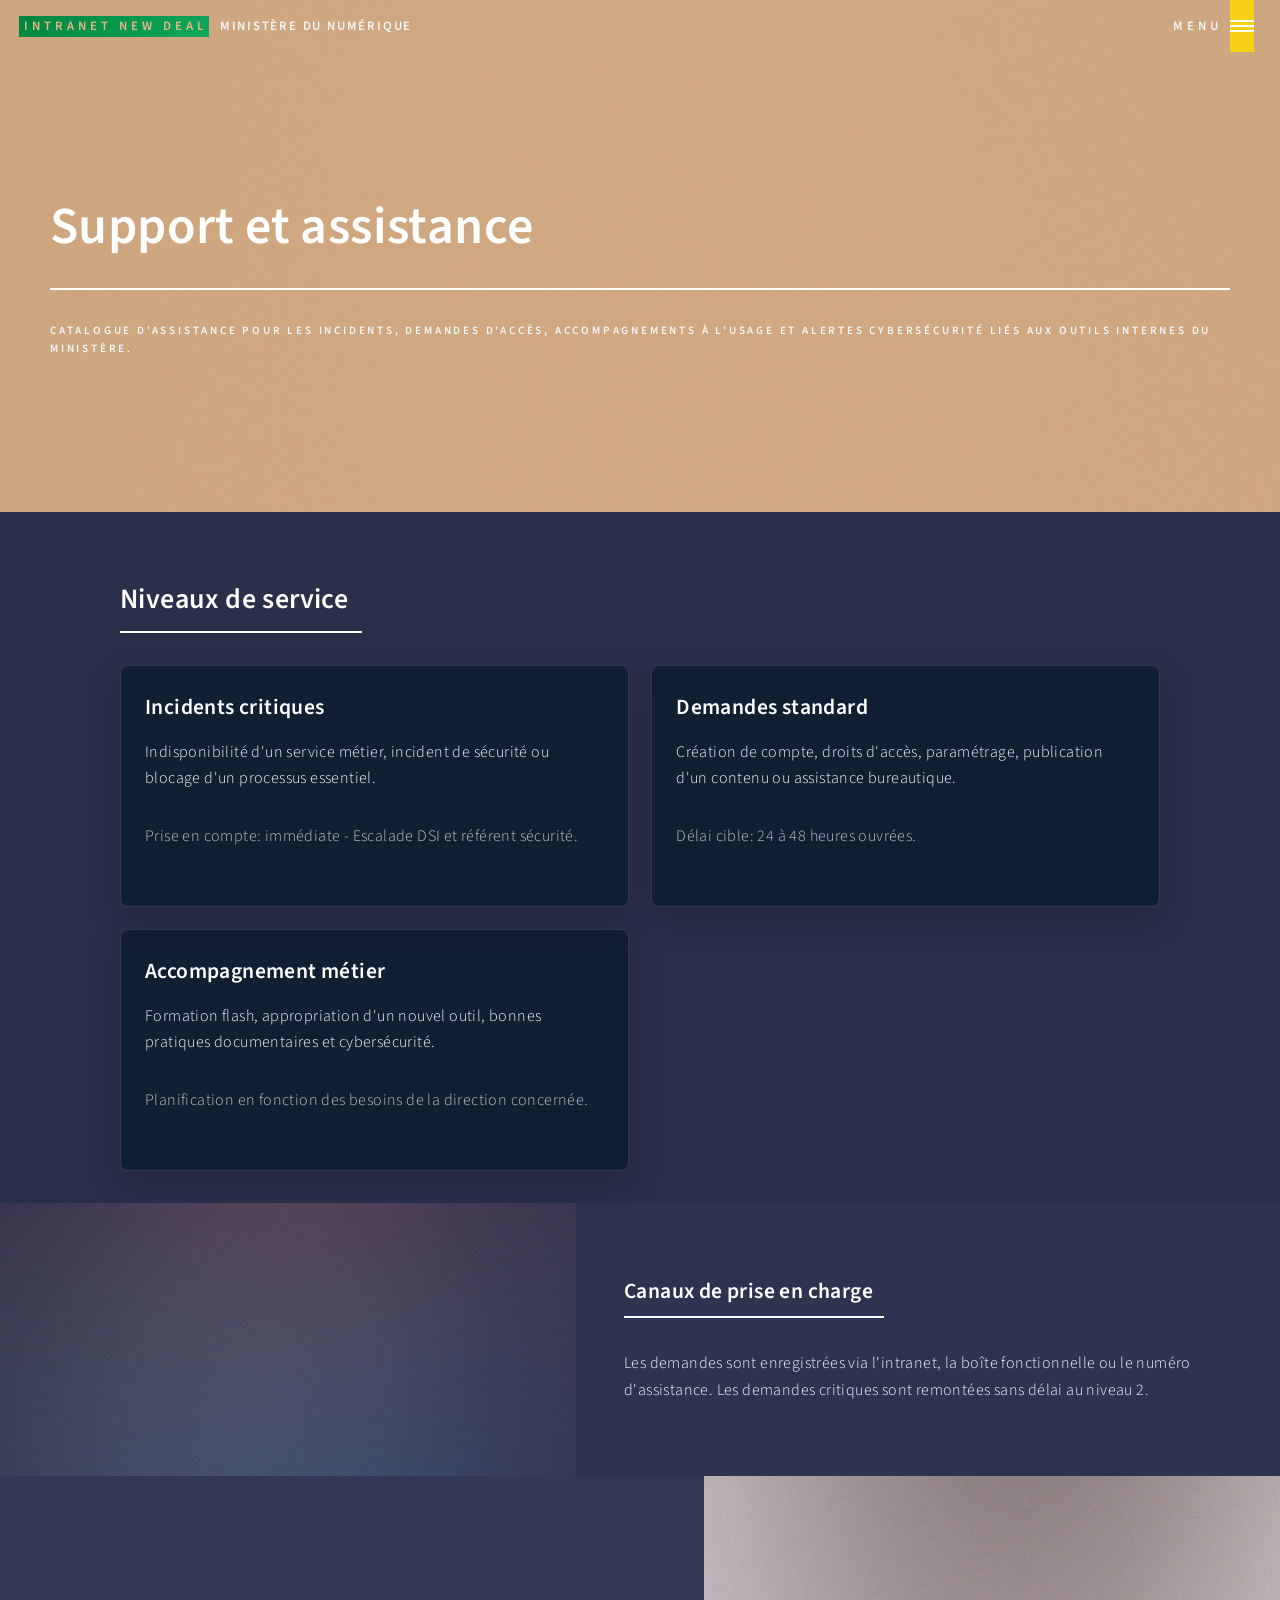
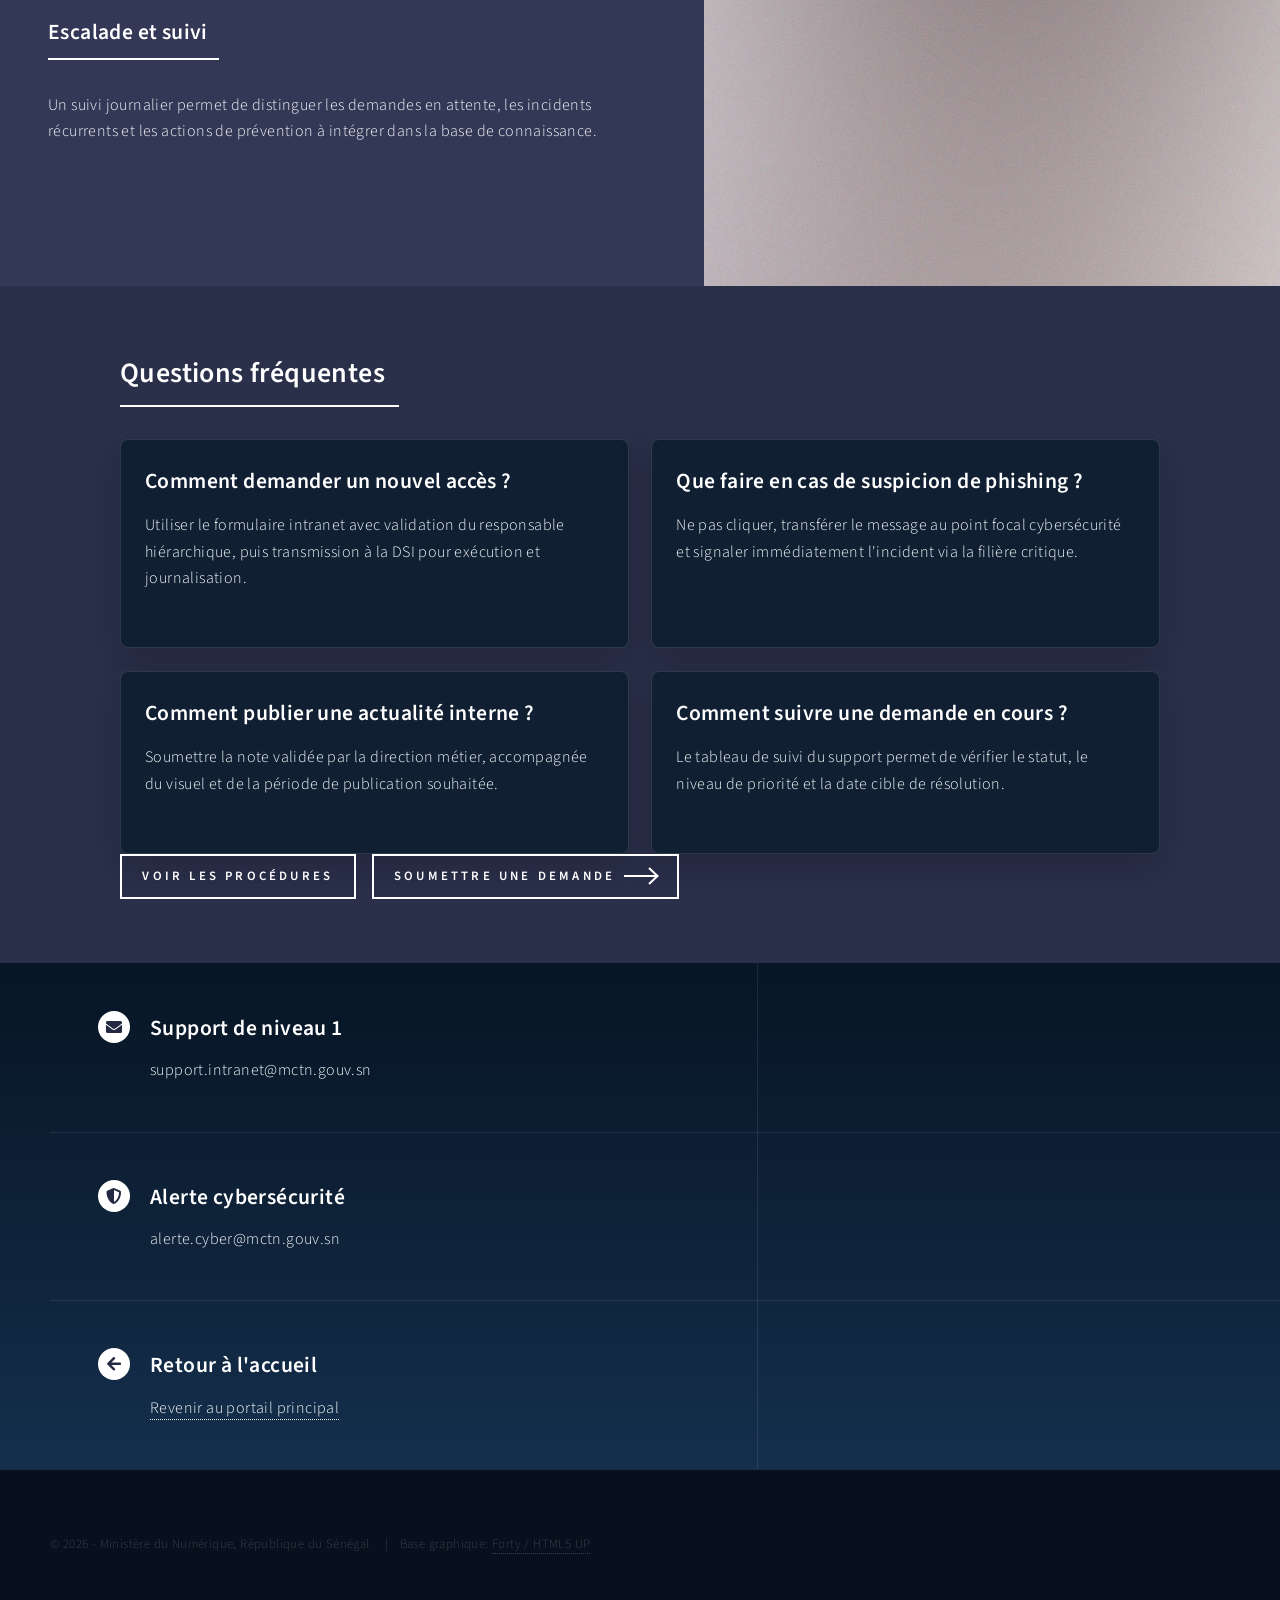
<file: site/support.html>
<!DOCTYPE HTML>
<!--
    Basé sur Forty par HTML5 UP
    html5up.net | @ajlkn
    Personnalisation pour l'examen DevOps "intranet-newdeal"
-->
<html lang="fr">
    <head>
        <title>Support et assistance | Intranet New Deal</title>
        <meta charset="utf-8" />
        <meta name="viewport" content="width=device-width, initial-scale=1, user-scalable=no" />
        <meta
            name="description"
            content="Catalogue de support, assistance interne et gestion des incidents pour l'intranet New Deal."
        />
        <link rel="icon" type="image/svg+xml" href="images/nd-emblem.svg" />
        <link rel="stylesheet" href="assets/css/main.css" />
        <link rel="stylesheet" href="assets/css/custom.css" />
        <noscript><link rel="stylesheet" href="assets/css/noscript.css" /></noscript>
    </head>
    <body class="is-preload">
        <div id="wrapper">
            <header id="header" class="alt style4">
                <a href="index.html" class="logo">
                    <strong>Intranet New Deal</strong>
                    <span>Ministère du Numérique</span>
                </a>
                <nav>
                    <a href="#menu">Menu</a>
                </nav>
            </header>

            <nav id="menu">
                <ul class="links">
                    <li><a href="index.html">Accueil</a></li>
                    <li><a href="documents.html">Documents et procédures</a></li>
                    <li><a href="projets.html">Projets stratégiques</a></li>
                    <li><a href="support.html">Support et assistance</a></li>
                </ul>
            </nav>

            <section id="banner" class="style4">
                <div class="inner">
                    <span class="image">
                        <img src="images/pic05.jpg" alt="Support numérique et assistance utilisateurs." />
                    </span>
                    <header class="major">
                        <h1>Support et assistance</h1>
                    </header>
                    <div class="content">
                        <p>
                            Catalogue d'assistance pour les incidents, demandes d'accès, accompagnements à l'usage et
                            alertes cybersécurité liés aux outils internes du ministère.
                        </p>
                    </div>
                </div>
            </section>

            <div id="main">
                <section id="one">
                    <div class="inner">
                        <header class="major">
                            <h2>Niveaux de service</h2>
                        </header>
                        <div class="support-grid">
                            <article class="support-card">
                                <h3>Incidents critiques</h3>
                                <p>Indisponibilité d'un service métier, incident de sécurité ou blocage d'un processus essentiel.</p>
                                <p class="muted">Prise en compte: immédiate - Escalade DSI et référent sécurité.</p>
                            </article>
                            <article class="support-card">
                                <h3>Demandes standard</h3>
                                <p>Création de compte, droits d'accès, paramétrage, publication d'un contenu ou assistance bureautique.</p>
                                <p class="muted">Délai cible: 24 à 48 heures ouvrées.</p>
                            </article>
                            <article class="support-card">
                                <h3>Accompagnement métier</h3>
                                <p>Formation flash, appropriation d'un nouvel outil, bonnes pratiques documentaires et cybersécurité.</p>
                                <p class="muted">Planification en fonction des besoins de la direction concernée.</p>
                            </article>
                        </div>
                    </div>
                </section>

                <section id="two" class="spotlights">
                    <section>
                        <a href="#faq" class="image">
                            <img src="images/pic06.jpg" alt="Centre d'assistance et gestion des demandes." data-position="center center" />
                        </a>
                        <div class="content">
                            <div class="inner">
                                <header class="major">
                                    <h3>Canaux de prise en charge</h3>
                                </header>
                                <p>
                                    Les demandes sont enregistrées via l'intranet, la boîte fonctionnelle ou le numéro
                                    d'assistance. Les demandes critiques sont remontées sans délai au niveau 2.
                                </p>
                            </div>
                        </div>
                    </section>
                    <section>
                        <a href="#faq" class="image">
                            <img src="images/pic04.jpg" alt="Escalade et supervision du service." data-position="top center" />
                        </a>
                        <div class="content">
                            <div class="inner">
                                <header class="major">
                                    <h3>Escalade et suivi</h3>
                                </header>
                                <p>
                                    Un suivi journalier permet de distinguer les demandes en attente, les incidents
                                    récurrents et les actions de prévention à intégrer dans la base de connaissance.
                                </p>
                            </div>
                        </div>
                    </section>
                </section>

                <section id="faq">
                    <div class="inner">
                        <header class="major">
                            <h2>Questions fréquentes</h2>
                        </header>
                        <div class="info-grid">
                            <article class="info-card">
                                <h3>Comment demander un nouvel accès ?</h3>
                                <p>
                                    Utiliser le formulaire intranet avec validation du responsable hiérarchique, puis
                                    transmission à la DSI pour exécution et journalisation.
                                </p>
                            </article>
                            <article class="info-card">
                                <h3>Que faire en cas de suspicion de phishing ?</h3>
                                <p>
                                    Ne pas cliquer, transférer le message au point focal cybersécurité et signaler
                                    immédiatement l'incident via la filière critique.
                                </p>
                            </article>
                            <article class="info-card">
                                <h3>Comment publier une actualité interne ?</h3>
                                <p>
                                    Soumettre la note validée par la direction métier, accompagnée du visuel et de la
                                    période de publication souhaitée.
                                </p>
                            </article>
                            <article class="info-card">
                                <h3>Comment suivre une demande en cours ?</h3>
                                <p>
                                    Le tableau de suivi du support permet de vérifier le statut, le niveau de priorité
                                    et la date cible de résolution.
                                </p>
                            </article>
                        </div>
                        <ul class="actions">
                            <li><a href="documents.html" class="button">Voir les procédures</a></li>
                            <li><a href="index.html#contact" class="button next">Soumettre une demande</a></li>
                        </ul>
                    </div>
                </section>
            </div>

            <section id="contact">
                <div class="inner">
                    <section class="split">
                        <section>
                            <div class="contact-method">
                                <span class="icon solid alt fa-envelope"></span>
                                <h3>Support de niveau 1</h3>
                                <span>support.intranet@mctn.gouv.sn</span>
                            </div>
                        </section>
                        <section>
                            <div class="contact-method">
                                <span class="icon solid alt fa-shield-alt"></span>
                                <h3>Alerte cybersécurité</h3>
                                <span>alerte.cyber@mctn.gouv.sn</span>
                            </div>
                        </section>
                        <section>
                            <div class="contact-method">
                                <span class="icon solid alt fa-arrow-left"></span>
                                <h3>Retour à l'accueil</h3>
                                <a href="index.html">Revenir au portail principal</a>
                            </div>
                        </section>
                    </section>
                </div>
            </section>

            <footer id="footer">
                <div class="inner">
                    <ul class="copyright">
                        <li>&copy; 2026 - Ministère du Numérique, République du Sénégal</li>
                        <li>Base graphique: <a href="https://html5up.net/forty">Forty / HTML5 UP</a></li>
                    </ul>
                </div>
            </footer>
        </div>

        <script src="assets/js/jquery.min.js"></script>
        <script src="assets/js/jquery.scrolly.min.js"></script>
        <script src="assets/js/jquery.scrollex.min.js"></script>
        <script src="assets/js/browser.min.js"></script>
        <script src="assets/js/breakpoints.min.js"></script>
        <script src="assets/js/util.js"></script>
        <script src="assets/js/main.js"></script>
    </body>
</html>
</file>
<file: site/assets/css/custom.css>
:root {
    --nd-green: #00853f;
    --nd-gold: #f7d116;
    --nd-red: #ce1126;
    --nd-navy: #071423;
    --nd-ink: #0d2238;
    --nd-slate: #142f4d;
}

body {
    background: linear-gradient(180deg, #071423 0%, #0b2239 100%);
}

body,
input,
select,
textarea {
    color: #f4f8fb;
}

a:hover,
a:active {
    color: var(--nd-gold) !important;
}

#wrapper > * > .inner {
    max-width: 1180px;
}

#header {
    background: rgba(7, 20, 35, 0.92);
    box-shadow: 0 0.35rem 1rem rgba(0, 0, 0, 0.2);
}

#header .logo strong {
    background: linear-gradient(135deg, var(--nd-green), #0fa85d);
}

#header .logo span {
    letter-spacing: 0.14em;
}

#header nav a[href="#menu"]:before,
#header nav a[href="#menu"]:after {
    background-color: var(--nd-gold);
}

#menu {
    background: rgba(8, 26, 44, 0.98);
}

#banner.major {
    background-image:
        linear-gradient(135deg, rgba(7, 20, 35, 0.92), rgba(0, 133, 63, 0.78)),
        url("../../images/banner.jpg");
    background-position: center center;
}

.hero-badge {
    display: inline-block;
    margin: 0 0 1.5rem 0;
    padding: 0.55rem 1rem;
    border: 1px solid rgba(247, 209, 22, 0.45);
    border-radius: 999px;
    background: rgba(247, 209, 22, 0.12);
    color: #fff6bf;
    font-size: 0.8rem;
    font-weight: 600;
    letter-spacing: 0.18em;
    text-transform: uppercase;
}

.hero-stats {
    display: grid;
    grid-template-columns: repeat(3, minmax(0, 1fr));
    gap: 1rem;
    margin-top: 2rem;
}

.hero-stats article,
.news-card,
.info-card,
.support-card,
.timeline-card {
    border: 1px solid rgba(255, 255, 255, 0.12);
    border-radius: 0.5rem;
    background: rgba(9, 26, 43, 0.72);
    box-shadow: 0 0.8rem 2rem rgba(0, 0, 0, 0.18);
}

.hero-stats article {
    padding: 1.2rem 1rem;
}

.hero-stats strong {
    display: block;
    margin-bottom: 0.35rem;
    color: var(--nd-gold);
    font-size: 1.8rem;
}

.stacked-mobile {
    flex-wrap: wrap;
}

.section-intro,
.form-note,
.muted {
    color: rgba(244, 248, 251, 0.75);
}

.tag {
    display: inline-block;
    margin-bottom: 1rem;
    padding: 0.3rem 0.7rem;
    border-radius: 999px;
    background: rgba(0, 133, 63, 0.16);
    color: #8ef0b5;
    font-size: 0.74rem;
    font-weight: 700;
    letter-spacing: 0.16em;
    text-transform: uppercase;
}

.news-grid,
.info-grid,
.support-grid,
.timeline-grid {
    display: grid;
    gap: 1.4rem;
}

.news-grid {
    grid-template-columns: repeat(3, minmax(0, 1fr));
    margin-top: 2rem;
}

.info-grid,
.support-grid {
    grid-template-columns: repeat(2, minmax(0, 1fr));
    margin-top: 2rem;
}

.timeline-grid {
    grid-template-columns: repeat(3, minmax(0, 1fr));
    margin-top: 2rem;
}

.news-card,
.info-card,
.support-card,
.timeline-card {
    padding: 1.5rem;
}

.news-card h3,
.info-card h3,
.support-card h3,
.timeline-card h3 {
    margin-bottom: 0.8rem;
}

.tiles article:nth-child(6n - 5):before {
    background-color: rgba(0, 133, 63, 0.84);
}

.tiles article:nth-child(6n - 4):before {
    background-color: rgba(26, 78, 143, 0.84);
}

.tiles article:nth-child(6n - 3):before {
    background-color: rgba(206, 17, 38, 0.82);
}

.tiles article:nth-child(6n - 2):before {
    background-color: rgba(247, 209, 22, 0.75);
}

.tiles article:nth-child(6n - 1):before {
    background-color: rgba(13, 34, 56, 0.86);
}

.tiles article:nth-child(6n):before {
    background-color: rgba(24, 90, 86, 0.84);
}

.tiles article .major p {
    color: rgba(255, 255, 255, 0.92);
}

.button.primary {
    background: linear-gradient(135deg, var(--nd-green), #0fa85d);
    box-shadow: inset 0 0 0 2px var(--nd-green);
    color: #ffffff !important;
}

.button:hover,
.button:active {
    box-shadow: inset 0 0 0 2px var(--nd-gold);
}

input[type="submit"].primary,
input[type="reset"],
select {
    border-radius: 0.35rem;
}

#contact {
    background: linear-gradient(180deg, rgba(7, 20, 35, 0.95), rgba(20, 47, 77, 0.95));
}

#footer {
    background: #06111d;
}

#footer .icons a {
    border-bottom: 0;
}

.table-wrapper table thead {
    background: rgba(247, 209, 22, 0.08);
}

.table-wrapper table tbody tr:nth-child(2n + 1) {
    background: rgba(255, 255, 255, 0.03);
}

@media screen and (max-width: 980px) {
    .hero-stats,
    .news-grid,
    .info-grid,
    .support-grid,
    .timeline-grid {
        grid-template-columns: 1fr;
    }
}

@media screen and (max-width: 736px) {
    .hero-badge {
        font-size: 0.72rem;
        letter-spacing: 0.12em;
    }

    .hero-stats strong {
        font-size: 1.45rem;
    }

    .news-card,
    .info-card,
    .support-card,
    .timeline-card {
        padding: 1.25rem;
    }
}
</file>
<file: site/assets/css/noscript.css>
/*
	Forty by HTML5 UP
	html5up.net | @ajlkn
	Free for personal and commercial use under the CCA 3.0 license (html5up.net/license)
*/

/* Banner */

	body.is-preload #banner:after {
		opacity: 0.85;
	}

	body.is-preload #banner > .inner {
		-moz-filter: none;
		-webkit-filter: none;
		-ms-filter: none;
		filter: none;
		-moz-transform: none;
		-webkit-transform: none;
		-ms-transform: none;
		transform: none;
		opacity: 1;
	}
</file>
<file: site/assets/css/main.css>
@import url(fontawesome-all.min.css);
@import url("https://fonts.googleapis.com/css?family=Source+Sans+Pro:300,300italic,600,600italic");

/*
	Forty by HTML5 UP
	html5up.net | @ajlkn
	Free for personal and commercial use under the CCA 3.0 license (html5up.net/license)
*/

html, body, div, span, applet, object,
iframe, h1, h2, h3, h4, h5, h6, p, blockquote,
pre, a, abbr, acronym, address, big, cite,
code, del, dfn, em, img, ins, kbd, q, s, samp,
small, strike, strong, sub, sup, tt, var, b,
u, i, center, dl, dt, dd, ol, ul, li, fieldset,
form, label, legend, table, caption, tbody,
tfoot, thead, tr, th, td, article, aside,
canvas, details, embed, figure, figcaption,
footer, header, hgroup, menu, nav, output, ruby,
section, summary, time, mark, audio, video {
	margin: 0;
	padding: 0;
	border: 0;
	font-size: 100%;
	font: inherit;
	vertical-align: baseline;}

article, aside, details, figcaption, figure,
footer, header, hgroup, menu, nav, section {
	display: block;}

body {
	line-height: 1;
}

ol, ul {
	list-style: none;
}

blockquote, q {
	quotes: none;
}

	blockquote:before, blockquote:after, q:before, q:after {
		content: '';
		content: none;
	}

table {
	border-collapse: collapse;
	border-spacing: 0;
}

body {
	-webkit-text-size-adjust: none;
}

mark {
	background-color: transparent;
	color: inherit;
}

input::-moz-focus-inner {
	border: 0;
	padding: 0;
}

input, select, textarea {
	-moz-appearance: none;
	-webkit-appearance: none;
	-ms-appearance: none;
	appearance: none;
}

/* Basic */

	@-ms-viewport {
		width: device-width;
	}

	body {
		-ms-overflow-style: scrollbar;
	}

	@media screen and (max-width: 480px) {

		html, body {
			min-width: 320px;
		}

	}

	html {
		box-sizing: border-box;
	}

	*, *:before, *:after {
		box-sizing: inherit;
	}

	body {
		background: #242943;
	}

		body.is-preload *, body.is-preload *:before, body.is-preload *:after {
			-moz-animation: none !important;
			-webkit-animation: none !important;
			-ms-animation: none !important;
			animation: none !important;
			-moz-transition: none !important;
			-webkit-transition: none !important;
			-ms-transition: none !important;
			transition: none !important;
		}

/* Type */

	body, input, select, textarea {
		color: #ffffff;
		font-family: "Source Sans Pro", Helvetica, sans-serif;
		font-size: 17pt;
		font-weight: 300;
		letter-spacing: 0.025em;
		line-height: 1.65;
	}

		@media screen and (max-width: 1680px) {

			body, input, select, textarea {
				font-size: 14pt;
			}

		}

		@media screen and (max-width: 1280px) {

			body, input, select, textarea {
				font-size: 12pt;
			}

		}

		@media screen and (max-width: 360px) {

			body, input, select, textarea {
				font-size: 11pt;
			}

		}

	a {
		-moz-transition: color 0.2s ease-in-out, border-bottom-color 0.2s ease-in-out;
		-webkit-transition: color 0.2s ease-in-out, border-bottom-color 0.2s ease-in-out;
		-ms-transition: color 0.2s ease-in-out, border-bottom-color 0.2s ease-in-out;
		transition: color 0.2s ease-in-out, border-bottom-color 0.2s ease-in-out;
		border-bottom: dotted 1px;
		color: inherit;
		text-decoration: none;
	}

		a:hover {
			border-bottom-color: transparent;
			color: #9bf1ff !important;
		}

		a:active {
			color: #53e3fb !important;
		}

	strong, b {
		color: #ffffff;
		font-weight: 600;
	}

	em, i {
		font-style: italic;
	}

	p {
		margin: 0 0 2em 0;
	}

	h1, h2, h3, h4, h5, h6 {
		color: #ffffff;
		font-weight: 600;
		line-height: 1.65;
		margin: 0 0 1em 0;
	}

		h1 a, h2 a, h3 a, h4 a, h5 a, h6 a {
			color: inherit;
			border-bottom: 0;
		}

	h1 {
		font-size: 2.5em;
	}

	h2 {
		font-size: 1.75em;
	}

	h3 {
		font-size: 1.35em;
	}

	h4 {
		font-size: 1.1em;
	}

	h5 {
		font-size: 0.9em;
	}

	h6 {
		font-size: 0.7em;
	}

	@media screen and (max-width: 736px) {

		h1 {
			font-size: 2em;
		}

		h2 {
			font-size: 1.5em;
		}

		h3 {
			font-size: 1.25em;
		}

	}

	sub {
		font-size: 0.8em;
		position: relative;
		top: 0.5em;
	}

	sup {
		font-size: 0.8em;
		position: relative;
		top: -0.5em;
	}

	blockquote {
		border-left: solid 4px rgba(212, 212, 255, 0.1);
		font-style: italic;
		margin: 0 0 2em 0;
		padding: 0.5em 0 0.5em 2em;
	}

	code {
		background: rgba(212, 212, 255, 0.035);
		font-family: "Courier New", monospace;
		font-size: 0.9em;
		margin: 0 0.25em;
		padding: 0.25em 0.65em;
	}

	pre {
		-webkit-overflow-scrolling: touch;
		font-family: "Courier New", monospace;
		font-size: 0.9em;
		margin: 0 0 2em 0;
	}

		pre code {
			display: block;
			line-height: 1.75;
			padding: 1em 1.5em;
			overflow-x: auto;
		}

	hr {
		border: 0;
		border-bottom: solid 1px rgba(212, 212, 255, 0.1);
		margin: 2em 0;
	}

		hr.major {
			margin: 3em 0;
		}

	.align-left {
		text-align: left;
	}

	.align-center {
		text-align: center;
	}

	.align-right {
		text-align: right;
	}

/* Row */

	.row {
		display: flex;
		flex-wrap: wrap;
		box-sizing: border-box;
		align-items: stretch;
	}

		.row > * {
			box-sizing: border-box;
		}

		.row.gtr-uniform > * > :last-child {
			margin-bottom: 0;
		}

		.row.aln-left {
			justify-content: flex-start;
		}

		.row.aln-center {
			justify-content: center;
		}

		.row.aln-right {
			justify-content: flex-end;
		}

		.row.aln-top {
			align-items: flex-start;
		}

		.row.aln-middle {
			align-items: center;
		}

		.row.aln-bottom {
			align-items: flex-end;
		}

		.row > .imp {
			order: -1;
		}

		.row > .col-1 {
			width: 8.33333%;
		}

		.row > .off-1 {
			margin-left: 8.33333%;
		}

		.row > .col-2 {
			width: 16.66667%;
		}

		.row > .off-2 {
			margin-left: 16.66667%;
		}

		.row > .col-3 {
			width: 25%;
		}

		.row > .off-3 {
			margin-left: 25%;
		}

		.row > .col-4 {
			width: 33.33333%;
		}

		.row > .off-4 {
			margin-left: 33.33333%;
		}

		.row > .col-5 {
			width: 41.66667%;
		}

		.row > .off-5 {
			margin-left: 41.66667%;
		}

		.row > .col-6 {
			width: 50%;
		}

		.row > .off-6 {
			margin-left: 50%;
		}

		.row > .col-7 {
			width: 58.33333%;
		}

		.row > .off-7 {
			margin-left: 58.33333%;
		}

		.row > .col-8 {
			width: 66.66667%;
		}

		.row > .off-8 {
			margin-left: 66.66667%;
		}

		.row > .col-9 {
			width: 75%;
		}

		.row > .off-9 {
			margin-left: 75%;
		}

		.row > .col-10 {
			width: 83.33333%;
		}

		.row > .off-10 {
			margin-left: 83.33333%;
		}

		.row > .col-11 {
			width: 91.66667%;
		}

		.row > .off-11 {
			margin-left: 91.66667%;
		}

		.row > .col-12 {
			width: 100%;
		}

		.row > .off-12 {
			margin-left: 100%;
		}

		.row.gtr-0 {
			margin-top: 0;
			margin-left: 0em;
		}

			.row.gtr-0 > * {
				padding: 0 0 0 0em;
			}

			.row.gtr-0.gtr-uniform {
				margin-top: 0em;
			}

				.row.gtr-0.gtr-uniform > * {
					padding-top: 0em;
				}

		.row.gtr-25 {
			margin-top: 0;
			margin-left: -0.5em;
		}

			.row.gtr-25 > * {
				padding: 0 0 0 0.5em;
			}

			.row.gtr-25.gtr-uniform {
				margin-top: -0.5em;
			}

				.row.gtr-25.gtr-uniform > * {
					padding-top: 0.5em;
				}

		.row.gtr-50 {
			margin-top: 0;
			margin-left: -1em;
		}

			.row.gtr-50 > * {
				padding: 0 0 0 1em;
			}

			.row.gtr-50.gtr-uniform {
				margin-top: -1em;
			}

				.row.gtr-50.gtr-uniform > * {
					padding-top: 1em;
				}

		.row {
			margin-top: 0;
			margin-left: -2em;
		}

			.row > * {
				padding: 0 0 0 2em;
			}

			.row.gtr-uniform {
				margin-top: -2em;
			}

				.row.gtr-uniform > * {
					padding-top: 2em;
				}

		.row.gtr-150 {
			margin-top: 0;
			margin-left: -3em;
		}

			.row.gtr-150 > * {
				padding: 0 0 0 3em;
			}

			.row.gtr-150.gtr-uniform {
				margin-top: -3em;
			}

				.row.gtr-150.gtr-uniform > * {
					padding-top: 3em;
				}

		.row.gtr-200 {
			margin-top: 0;
			margin-left: -4em;
		}

			.row.gtr-200 > * {
				padding: 0 0 0 4em;
			}

			.row.gtr-200.gtr-uniform {
				margin-top: -4em;
			}

				.row.gtr-200.gtr-uniform > * {
					padding-top: 4em;
				}

		@media screen and (max-width: 1680px) {

			.row {
				display: flex;
				flex-wrap: wrap;
				box-sizing: border-box;
				align-items: stretch;
			}

				.row > * {
					box-sizing: border-box;
				}

				.row.gtr-uniform > * > :last-child {
					margin-bottom: 0;
				}

				.row.aln-left {
					justify-content: flex-start;
				}

				.row.aln-center {
					justify-content: center;
				}

				.row.aln-right {
					justify-content: flex-end;
				}

				.row.aln-top {
					align-items: flex-start;
				}

				.row.aln-middle {
					align-items: center;
				}

				.row.aln-bottom {
					align-items: flex-end;
				}

				.row > .imp-xlarge {
					order: -1;
				}

				.row > .col-1-xlarge {
					width: 8.33333%;
				}

				.row > .off-1-xlarge {
					margin-left: 8.33333%;
				}

				.row > .col-2-xlarge {
					width: 16.66667%;
				}

				.row > .off-2-xlarge {
					margin-left: 16.66667%;
				}

				.row > .col-3-xlarge {
					width: 25%;
				}

				.row > .off-3-xlarge {
					margin-left: 25%;
				}

				.row > .col-4-xlarge {
					width: 33.33333%;
				}

				.row > .off-4-xlarge {
					margin-left: 33.33333%;
				}

				.row > .col-5-xlarge {
					width: 41.66667%;
				}

				.row > .off-5-xlarge {
					margin-left: 41.66667%;
				}

				.row > .col-6-xlarge {
					width: 50%;
				}

				.row > .off-6-xlarge {
					margin-left: 50%;
				}

				.row > .col-7-xlarge {
					width: 58.33333%;
				}

				.row > .off-7-xlarge {
					margin-left: 58.33333%;
				}

				.row > .col-8-xlarge {
					width: 66.66667%;
				}

				.row > .off-8-xlarge {
					margin-left: 66.66667%;
				}

				.row > .col-9-xlarge {
					width: 75%;
				}

				.row > .off-9-xlarge {
					margin-left: 75%;
				}

				.row > .col-10-xlarge {
					width: 83.33333%;
				}

				.row > .off-10-xlarge {
					margin-left: 83.33333%;
				}

				.row > .col-11-xlarge {
					width: 91.66667%;
				}

				.row > .off-11-xlarge {
					margin-left: 91.66667%;
				}

				.row > .col-12-xlarge {
					width: 100%;
				}

				.row > .off-12-xlarge {
					margin-left: 100%;
				}

				.row.gtr-0 {
					margin-top: 0;
					margin-left: 0em;
				}

					.row.gtr-0 > * {
						padding: 0 0 0 0em;
					}

					.row.gtr-0.gtr-uniform {
						margin-top: 0em;
					}

						.row.gtr-0.gtr-uniform > * {
							padding-top: 0em;
						}

				.row.gtr-25 {
					margin-top: 0;
					margin-left: -0.5em;
				}

					.row.gtr-25 > * {
						padding: 0 0 0 0.5em;
					}

					.row.gtr-25.gtr-uniform {
						margin-top: -0.5em;
					}

						.row.gtr-25.gtr-uniform > * {
							padding-top: 0.5em;
						}

				.row.gtr-50 {
					margin-top: 0;
					margin-left: -1em;
				}

					.row.gtr-50 > * {
						padding: 0 0 0 1em;
					}

					.row.gtr-50.gtr-uniform {
						margin-top: -1em;
					}

						.row.gtr-50.gtr-uniform > * {
							padding-top: 1em;
						}

				.row {
					margin-top: 0;
					margin-left: -2em;
				}

					.row > * {
						padding: 0 0 0 2em;
					}

					.row.gtr-uniform {
						margin-top: -2em;
					}

						.row.gtr-uniform > * {
							padding-top: 2em;
						}

				.row.gtr-150 {
					margin-top: 0;
					margin-left: -3em;
				}

					.row.gtr-150 > * {
						padding: 0 0 0 3em;
					}

					.row.gtr-150.gtr-uniform {
						margin-top: -3em;
					}

						.row.gtr-150.gtr-uniform > * {
							padding-top: 3em;
						}

				.row.gtr-200 {
					margin-top: 0;
					margin-left: -4em;
				}

					.row.gtr-200 > * {
						padding: 0 0 0 4em;
					}

					.row.gtr-200.gtr-uniform {
						margin-top: -4em;
					}

						.row.gtr-200.gtr-uniform > * {
							padding-top: 4em;
						}

		}

		@media screen and (max-width: 1280px) {

			.row {
				display: flex;
				flex-wrap: wrap;
				box-sizing: border-box;
				align-items: stretch;
			}

				.row > * {
					box-sizing: border-box;
				}

				.row.gtr-uniform > * > :last-child {
					margin-bottom: 0;
				}

				.row.aln-left {
					justify-content: flex-start;
				}

				.row.aln-center {
					justify-content: center;
				}

				.row.aln-right {
					justify-content: flex-end;
				}

				.row.aln-top {
					align-items: flex-start;
				}

				.row.aln-middle {
					align-items: center;
				}

				.row.aln-bottom {
					align-items: flex-end;
				}

				.row > .imp-large {
					order: -1;
				}

				.row > .col-1-large {
					width: 8.33333%;
				}

				.row > .off-1-large {
					margin-left: 8.33333%;
				}

				.row > .col-2-large {
					width: 16.66667%;
				}

				.row > .off-2-large {
					margin-left: 16.66667%;
				}

				.row > .col-3-large {
					width: 25%;
				}

				.row > .off-3-large {
					margin-left: 25%;
				}

				.row > .col-4-large {
					width: 33.33333%;
				}

				.row > .off-4-large {
					margin-left: 33.33333%;
				}

				.row > .col-5-large {
					width: 41.66667%;
				}

				.row > .off-5-large {
					margin-left: 41.66667%;
				}

				.row > .col-6-large {
					width: 50%;
				}

				.row > .off-6-large {
					margin-left: 50%;
				}

				.row > .col-7-large {
					width: 58.33333%;
				}

				.row > .off-7-large {
					margin-left: 58.33333%;
				}

				.row > .col-8-large {
					width: 66.66667%;
				}

				.row > .off-8-large {
					margin-left: 66.66667%;
				}

				.row > .col-9-large {
					width: 75%;
				}

				.row > .off-9-large {
					margin-left: 75%;
				}

				.row > .col-10-large {
					width: 83.33333%;
				}

				.row > .off-10-large {
					margin-left: 83.33333%;
				}

				.row > .col-11-large {
					width: 91.66667%;
				}

				.row > .off-11-large {
					margin-left: 91.66667%;
				}

				.row > .col-12-large {
					width: 100%;
				}

				.row > .off-12-large {
					margin-left: 100%;
				}

				.row.gtr-0 {
					margin-top: 0;
					margin-left: 0em;
				}

					.row.gtr-0 > * {
						padding: 0 0 0 0em;
					}

					.row.gtr-0.gtr-uniform {
						margin-top: 0em;
					}

						.row.gtr-0.gtr-uniform > * {
							padding-top: 0em;
						}

				.row.gtr-25 {
					margin-top: 0;
					margin-left: -0.375em;
				}

					.row.gtr-25 > * {
						padding: 0 0 0 0.375em;
					}

					.row.gtr-25.gtr-uniform {
						margin-top: -0.375em;
					}

						.row.gtr-25.gtr-uniform > * {
							padding-top: 0.375em;
						}

				.row.gtr-50 {
					margin-top: 0;
					margin-left: -0.75em;
				}

					.row.gtr-50 > * {
						padding: 0 0 0 0.75em;
					}

					.row.gtr-50.gtr-uniform {
						margin-top: -0.75em;
					}

						.row.gtr-50.gtr-uniform > * {
							padding-top: 0.75em;
						}

				.row {
					margin-top: 0;
					margin-left: -1.5em;
				}

					.row > * {
						padding: 0 0 0 1.5em;
					}

					.row.gtr-uniform {
						margin-top: -1.5em;
					}

						.row.gtr-uniform > * {
							padding-top: 1.5em;
						}

				.row.gtr-150 {
					margin-top: 0;
					margin-left: -2.25em;
				}

					.row.gtr-150 > * {
						padding: 0 0 0 2.25em;
					}

					.row.gtr-150.gtr-uniform {
						margin-top: -2.25em;
					}

						.row.gtr-150.gtr-uniform > * {
							padding-top: 2.25em;
						}

				.row.gtr-200 {
					margin-top: 0;
					margin-left: -3em;
				}

					.row.gtr-200 > * {
						padding: 0 0 0 3em;
					}

					.row.gtr-200.gtr-uniform {
						margin-top: -3em;
					}

						.row.gtr-200.gtr-uniform > * {
							padding-top: 3em;
						}

		}

		@media screen and (max-width: 980px) {

			.row {
				display: flex;
				flex-wrap: wrap;
				box-sizing: border-box;
				align-items: stretch;
			}

				.row > * {
					box-sizing: border-box;
				}

				.row.gtr-uniform > * > :last-child {
					margin-bottom: 0;
				}

				.row.aln-left {
					justify-content: flex-start;
				}

				.row.aln-center {
					justify-content: center;
				}

				.row.aln-right {
					justify-content: flex-end;
				}

				.row.aln-top {
					align-items: flex-start;
				}

				.row.aln-middle {
					align-items: center;
				}

				.row.aln-bottom {
					align-items: flex-end;
				}

				.row > .imp-medium {
					order: -1;
				}

				.row > .col-1-medium {
					width: 8.33333%;
				}

				.row > .off-1-medium {
					margin-left: 8.33333%;
				}

				.row > .col-2-medium {
					width: 16.66667%;
				}

				.row > .off-2-medium {
					margin-left: 16.66667%;
				}

				.row > .col-3-medium {
					width: 25%;
				}

				.row > .off-3-medium {
					margin-left: 25%;
				}

				.row > .col-4-medium {
					width: 33.33333%;
				}

				.row > .off-4-medium {
					margin-left: 33.33333%;
				}

				.row > .col-5-medium {
					width: 41.66667%;
				}

				.row > .off-5-medium {
					margin-left: 41.66667%;
				}

				.row > .col-6-medium {
					width: 50%;
				}

				.row > .off-6-medium {
					margin-left: 50%;
				}

				.row > .col-7-medium {
					width: 58.33333%;
				}

				.row > .off-7-medium {
					margin-left: 58.33333%;
				}

				.row > .col-8-medium {
					width: 66.66667%;
				}

				.row > .off-8-medium {
					margin-left: 66.66667%;
				}

				.row > .col-9-medium {
					width: 75%;
				}

				.row > .off-9-medium {
					margin-left: 75%;
				}

				.row > .col-10-medium {
					width: 83.33333%;
				}

				.row > .off-10-medium {
					margin-left: 83.33333%;
				}

				.row > .col-11-medium {
					width: 91.66667%;
				}

				.row > .off-11-medium {
					margin-left: 91.66667%;
				}

				.row > .col-12-medium {
					width: 100%;
				}

				.row > .off-12-medium {
					margin-left: 100%;
				}

				.row.gtr-0 {
					margin-top: 0;
					margin-left: 0em;
				}

					.row.gtr-0 > * {
						padding: 0 0 0 0em;
					}

					.row.gtr-0.gtr-uniform {
						margin-top: 0em;
					}

						.row.gtr-0.gtr-uniform > * {
							padding-top: 0em;
						}

				.row.gtr-25 {
					margin-top: 0;
					margin-left: -0.375em;
				}

					.row.gtr-25 > * {
						padding: 0 0 0 0.375em;
					}

					.row.gtr-25.gtr-uniform {
						margin-top: -0.375em;
					}

						.row.gtr-25.gtr-uniform > * {
							padding-top: 0.375em;
						}

				.row.gtr-50 {
					margin-top: 0;
					margin-left: -0.75em;
				}

					.row.gtr-50 > * {
						padding: 0 0 0 0.75em;
					}

					.row.gtr-50.gtr-uniform {
						margin-top: -0.75em;
					}

						.row.gtr-50.gtr-uniform > * {
							padding-top: 0.75em;
						}

				.row {
					margin-top: 0;
					margin-left: -1.5em;
				}

					.row > * {
						padding: 0 0 0 1.5em;
					}

					.row.gtr-uniform {
						margin-top: -1.5em;
					}

						.row.gtr-uniform > * {
							padding-top: 1.5em;
						}

				.row.gtr-150 {
					margin-top: 0;
					margin-left: -2.25em;
				}

					.row.gtr-150 > * {
						padding: 0 0 0 2.25em;
					}

					.row.gtr-150.gtr-uniform {
						margin-top: -2.25em;
					}

						.row.gtr-150.gtr-uniform > * {
							padding-top: 2.25em;
						}

				.row.gtr-200 {
					margin-top: 0;
					margin-left: -3em;
				}

					.row.gtr-200 > * {
						padding: 0 0 0 3em;
					}

					.row.gtr-200.gtr-uniform {
						margin-top: -3em;
					}

						.row.gtr-200.gtr-uniform > * {
							padding-top: 3em;
						}

		}

		@media screen and (max-width: 736px) {

			.row {
				display: flex;
				flex-wrap: wrap;
				box-sizing: border-box;
				align-items: stretch;
			}

				.row > * {
					box-sizing: border-box;
				}

				.row.gtr-uniform > * > :last-child {
					margin-bottom: 0;
				}

				.row.aln-left {
					justify-content: flex-start;
				}

				.row.aln-center {
					justify-content: center;
				}

				.row.aln-right {
					justify-content: flex-end;
				}

				.row.aln-top {
					align-items: flex-start;
				}

				.row.aln-middle {
					align-items: center;
				}

				.row.aln-bottom {
					align-items: flex-end;
				}

				.row > .imp-small {
					order: -1;
				}

				.row > .col-1-small {
					width: 8.33333%;
				}

				.row > .off-1-small {
					margin-left: 8.33333%;
				}

				.row > .col-2-small {
					width: 16.66667%;
				}

				.row > .off-2-small {
					margin-left: 16.66667%;
				}

				.row > .col-3-small {
					width: 25%;
				}

				.row > .off-3-small {
					margin-left: 25%;
				}

				.row > .col-4-small {
					width: 33.33333%;
				}

				.row > .off-4-small {
					margin-left: 33.33333%;
				}

				.row > .col-5-small {
					width: 41.66667%;
				}

				.row > .off-5-small {
					margin-left: 41.66667%;
				}

				.row > .col-6-small {
					width: 50%;
				}

				.row > .off-6-small {
					margin-left: 50%;
				}

				.row > .col-7-small {
					width: 58.33333%;
				}

				.row > .off-7-small {
					margin-left: 58.33333%;
				}

				.row > .col-8-small {
					width: 66.66667%;
				}

				.row > .off-8-small {
					margin-left: 66.66667%;
				}

				.row > .col-9-small {
					width: 75%;
				}

				.row > .off-9-small {
					margin-left: 75%;
				}

				.row > .col-10-small {
					width: 83.33333%;
				}

				.row > .off-10-small {
					margin-left: 83.33333%;
				}

				.row > .col-11-small {
					width: 91.66667%;
				}

				.row > .off-11-small {
					margin-left: 91.66667%;
				}

				.row > .col-12-small {
					width: 100%;
				}

				.row > .off-12-small {
					margin-left: 100%;
				}

				.row.gtr-0 {
					margin-top: 0;
					margin-left: 0em;
				}

					.row.gtr-0 > * {
						padding: 0 0 0 0em;
					}

					.row.gtr-0.gtr-uniform {
						margin-top: 0em;
					}

						.row.gtr-0.gtr-uniform > * {
							padding-top: 0em;
						}

				.row.gtr-25 {
					margin-top: 0;
					margin-left: -0.3125em;
				}

					.row.gtr-25 > * {
						padding: 0 0 0 0.3125em;
					}

					.row.gtr-25.gtr-uniform {
						margin-top: -0.3125em;
					}

						.row.gtr-25.gtr-uniform > * {
							padding-top: 0.3125em;
						}

				.row.gtr-50 {
					margin-top: 0;
					margin-left: -0.625em;
				}

					.row.gtr-50 > * {
						padding: 0 0 0 0.625em;
					}

					.row.gtr-50.gtr-uniform {
						margin-top: -0.625em;
					}

						.row.gtr-50.gtr-uniform > * {
							padding-top: 0.625em;
						}

				.row {
					margin-top: 0;
					margin-left: -1.25em;
				}

					.row > * {
						padding: 0 0 0 1.25em;
					}

					.row.gtr-uniform {
						margin-top: -1.25em;
					}

						.row.gtr-uniform > * {
							padding-top: 1.25em;
						}

				.row.gtr-150 {
					margin-top: 0;
					margin-left: -1.875em;
				}

					.row.gtr-150 > * {
						padding: 0 0 0 1.875em;
					}

					.row.gtr-150.gtr-uniform {
						margin-top: -1.875em;
					}

						.row.gtr-150.gtr-uniform > * {
							padding-top: 1.875em;
						}

				.row.gtr-200 {
					margin-top: 0;
					margin-left: -2.5em;
				}

					.row.gtr-200 > * {
						padding: 0 0 0 2.5em;
					}

					.row.gtr-200.gtr-uniform {
						margin-top: -2.5em;
					}

						.row.gtr-200.gtr-uniform > * {
							padding-top: 2.5em;
						}

		}

		@media screen and (max-width: 480px) {

			.row {
				display: flex;
				flex-wrap: wrap;
				box-sizing: border-box;
				align-items: stretch;
			}

				.row > * {
					box-sizing: border-box;
				}

				.row.gtr-uniform > * > :last-child {
					margin-bottom: 0;
				}

				.row.aln-left {
					justify-content: flex-start;
				}

				.row.aln-center {
					justify-content: center;
				}

				.row.aln-right {
					justify-content: flex-end;
				}

				.row.aln-top {
					align-items: flex-start;
				}

				.row.aln-middle {
					align-items: center;
				}

				.row.aln-bottom {
					align-items: flex-end;
				}

				.row > .imp-xsmall {
					order: -1;
				}

				.row > .col-1-xsmall {
					width: 8.33333%;
				}

				.row > .off-1-xsmall {
					margin-left: 8.33333%;
				}

				.row > .col-2-xsmall {
					width: 16.66667%;
				}

				.row > .off-2-xsmall {
					margin-left: 16.66667%;
				}

				.row > .col-3-xsmall {
					width: 25%;
				}

				.row > .off-3-xsmall {
					margin-left: 25%;
				}

				.row > .col-4-xsmall {
					width: 33.33333%;
				}

				.row > .off-4-xsmall {
					margin-left: 33.33333%;
				}

				.row > .col-5-xsmall {
					width: 41.66667%;
				}

				.row > .off-5-xsmall {
					margin-left: 41.66667%;
				}

				.row > .col-6-xsmall {
					width: 50%;
				}

				.row > .off-6-xsmall {
					margin-left: 50%;
				}

				.row > .col-7-xsmall {
					width: 58.33333%;
				}

				.row > .off-7-xsmall {
					margin-left: 58.33333%;
				}

				.row > .col-8-xsmall {
					width: 66.66667%;
				}

				.row > .off-8-xsmall {
					margin-left: 66.66667%;
				}

				.row > .col-9-xsmall {
					width: 75%;
				}

				.row > .off-9-xsmall {
					margin-left: 75%;
				}

				.row > .col-10-xsmall {
					width: 83.33333%;
				}

				.row > .off-10-xsmall {
					margin-left: 83.33333%;
				}

				.row > .col-11-xsmall {
					width: 91.66667%;
				}

				.row > .off-11-xsmall {
					margin-left: 91.66667%;
				}

				.row > .col-12-xsmall {
					width: 100%;
				}

				.row > .off-12-xsmall {
					margin-left: 100%;
				}

				.row.gtr-0 {
					margin-top: 0;
					margin-left: 0em;
				}

					.row.gtr-0 > * {
						padding: 0 0 0 0em;
					}

					.row.gtr-0.gtr-uniform {
						margin-top: 0em;
					}

						.row.gtr-0.gtr-uniform > * {
							padding-top: 0em;
						}

				.row.gtr-25 {
					margin-top: 0;
					margin-left: -0.3125em;
				}

					.row.gtr-25 > * {
						padding: 0 0 0 0.3125em;
					}

					.row.gtr-25.gtr-uniform {
						margin-top: -0.3125em;
					}

						.row.gtr-25.gtr-uniform > * {
							padding-top: 0.3125em;
						}

				.row.gtr-50 {
					margin-top: 0;
					margin-left: -0.625em;
				}

					.row.gtr-50 > * {
						padding: 0 0 0 0.625em;
					}

					.row.gtr-50.gtr-uniform {
						margin-top: -0.625em;
					}

						.row.gtr-50.gtr-uniform > * {
							padding-top: 0.625em;
						}

				.row {
					margin-top: 0;
					margin-left: -1.25em;
				}

					.row > * {
						padding: 0 0 0 1.25em;
					}

					.row.gtr-uniform {
						margin-top: -1.25em;
					}

						.row.gtr-uniform > * {
							padding-top: 1.25em;
						}

				.row.gtr-150 {
					margin-top: 0;
					margin-left: -1.875em;
				}

					.row.gtr-150 > * {
						padding: 0 0 0 1.875em;
					}

					.row.gtr-150.gtr-uniform {
						margin-top: -1.875em;
					}

						.row.gtr-150.gtr-uniform > * {
							padding-top: 1.875em;
						}

				.row.gtr-200 {
					margin-top: 0;
					margin-left: -2.5em;
				}

					.row.gtr-200 > * {
						padding: 0 0 0 2.5em;
					}

					.row.gtr-200.gtr-uniform {
						margin-top: -2.5em;
					}

						.row.gtr-200.gtr-uniform > * {
							padding-top: 2.5em;
						}

		}

/* Section/Article */

	section.special, article.special {
		text-align: center;
	}

	header.major {
		width: -moz-max-content;
		width: -webkit-max-content;
		width: -ms-max-content;
		width: max-content;
		margin-bottom: 2em;
	}

		header.major > :first-child {
			margin-bottom: 0;
			width: calc(100% + 0.5em);
		}

			header.major > :first-child:after {
				content: '';
				background-color: #ffffff;
				display: block;
				height: 2px;
				margin: 0.325em 0 0.5em 0;
				width: 100%;
			}

		header.major > p {
			font-size: 0.7em;
			font-weight: 600;
			letter-spacing: 0.25em;
			margin-bottom: 0;
			text-transform: uppercase;
		}

		body.is-ie header.major > :first-child:after {
			max-width: 9em;
		}

		body.is-ie header.major > h1:after {
			max-width: 100% !important;
		}

	@media screen and (max-width: 736px) {

		header.major > p br {
			display: none;
		}

	}

/* Form */

	form {
		margin: 0 0 2em 0;
	}

		form > :last-child {
			margin-bottom: 0;
		}

		form > .fields {
			display: -moz-flex;
			display: -webkit-flex;
			display: -ms-flex;
			display: flex;
			-moz-flex-wrap: wrap;
			-webkit-flex-wrap: wrap;
			-ms-flex-wrap: wrap;
			flex-wrap: wrap;
			width: calc(100% + 3em);
			margin: -1.5em 0 2em -1.5em;
		}

			form > .fields > .field {
				-moz-flex-grow: 0;
				-webkit-flex-grow: 0;
				-ms-flex-grow: 0;
				flex-grow: 0;
				-moz-flex-shrink: 0;
				-webkit-flex-shrink: 0;
				-ms-flex-shrink: 0;
				flex-shrink: 0;
				padding: 1.5em 0 0 1.5em;
				width: calc(100% - 1.5em);
			}

				form > .fields > .field.half {
					width: calc(50% - 0.75em);
				}

				form > .fields > .field.third {
					width: calc(100%/3 - 0.5em);
				}

				form > .fields > .field.quarter {
					width: calc(25% - 0.375em);
				}

		@media screen and (max-width: 480px) {

			form > .fields {
				width: calc(100% + 3em);
				margin: -1.5em 0 2em -1.5em;
			}

				form > .fields > .field {
					padding: 1.5em 0 0 1.5em;
					width: calc(100% - 1.5em);
				}

					form > .fields > .field.half {
						width: calc(100% - 1.5em);
					}

					form > .fields > .field.third {
						width: calc(100% - 1.5em);
					}

					form > .fields > .field.quarter {
						width: calc(100% - 1.5em);
					}

		}

	label {
		color: #ffffff;
		display: block;
		font-size: 0.8em;
		font-weight: 600;
		letter-spacing: 0.25em;
		margin: 0 0 1em 0;
		text-transform: uppercase;
	}

	input[type="text"],
	input[type="password"],
	input[type="email"],
	input[type="tel"],
	input[type="search"],
	input[type="url"],
	select,
	textarea {
		-moz-appearance: none;
		-webkit-appearance: none;
		-ms-appearance: none;
		appearance: none;
		background: rgba(212, 212, 255, 0.035);
		border: none;
		border-radius: 0;
		color: inherit;
		display: block;
		outline: 0;
		padding: 0 1em;
		text-decoration: none;
		width: 100%;
	}

		input[type="text"]:invalid,
		input[type="password"]:invalid,
		input[type="email"]:invalid,
		input[type="tel"]:invalid,
		input[type="search"]:invalid,
		input[type="url"]:invalid,
		select:invalid,
		textarea:invalid {
			box-shadow: none;
		}

		input[type="text"]:focus,
		input[type="password"]:focus,
		input[type="email"]:focus,
		input[type="tel"]:focus,
		input[type="search"]:focus,
		input[type="url"]:focus,
		select:focus,
		textarea:focus {
			border-color: #9bf1ff;
			box-shadow: 0 0 0 2px #9bf1ff;
		}

	select {
		background-image: url("data:image/svg+xml;charset=utf8,%3Csvg xmlns='http://www.w3.org/2000/svg' width='40' height='40' preserveAspectRatio='none' viewBox='0 0 40 40'%3E%3Cpath d='M9.4,12.3l10.4,10.4l10.4-10.4c0.2-0.2,0.5-0.4,0.9-0.4c0.3,0,0.6,0.1,0.9,0.4l3.3,3.3c0.2,0.2,0.4,0.5,0.4,0.9 c0,0.4-0.1,0.6-0.4,0.9L20.7,31.9c-0.2,0.2-0.5,0.4-0.9,0.4c-0.3,0-0.6-0.1-0.9-0.4L4.3,17.3c-0.2-0.2-0.4-0.5-0.4-0.9 c0-0.4,0.1-0.6,0.4-0.9l3.3-3.3c0.2-0.2,0.5-0.4,0.9-0.4S9.1,12.1,9.4,12.3z' fill='rgba(212, 212, 255, 0.1)' /%3E%3C/svg%3E");
		background-size: 1.25rem;
		background-repeat: no-repeat;
		background-position: calc(100% - 1rem) center;
		height: 2.75em;
		padding-right: 2.75em;
		text-overflow: ellipsis;
	}

		select option {
			color: #ffffff;
			background: #242943;
		}

		select:focus::-ms-value {
			background-color: transparent;
		}

		select::-ms-expand {
			display: none;
		}

	input[type="text"],
	input[type="password"],
	input[type="email"],
	input[type="tel"],
	input[type="search"],
	input[type="url"],
	select {
		height: 2.75em;
	}

	textarea {
		padding: 0.75em 1em;
	}

	input[type="checkbox"],
	input[type="radio"] {
		-moz-appearance: none;
		-webkit-appearance: none;
		-ms-appearance: none;
		appearance: none;
		display: block;
		float: left;
		margin-right: -2em;
		opacity: 0;
		width: 1em;
		z-index: -1;
	}

		input[type="checkbox"] + label,
		input[type="radio"] + label {
			text-decoration: none;
			color: #ffffff;
			cursor: pointer;
			display: inline-block;
			font-weight: 300;
			padding-left: 2.65em;
			padding-right: 0.75em;
			position: relative;
		}

			input[type="checkbox"] + label:before,
			input[type="radio"] + label:before {
				-moz-osx-font-smoothing: grayscale;
				-webkit-font-smoothing: antialiased;
				display: inline-block;
				font-style: normal;
				font-variant: normal;
				text-rendering: auto;
				line-height: 1;
				text-transform: none !important;
				font-family: 'Font Awesome 5 Free';
				font-weight: 900;
			}

			input[type="checkbox"] + label:before,
			input[type="radio"] + label:before {
				background: rgba(212, 212, 255, 0.035);
				content: '';
				display: inline-block;
				font-size: 0.8em;
				height: 2.0625em;
				left: 0;
				letter-spacing: 0;
				line-height: 2.0625em;
				position: absolute;
				text-align: center;
				top: 0;
				width: 2.0625em;
			}

		input[type="checkbox"]:checked + label:before,
		input[type="radio"]:checked + label:before {
			background: #ffffff;
			border-color: #9bf1ff;
			content: '\f00c';
			color: #242943;
		}

		input[type="checkbox"]:focus + label:before,
		input[type="radio"]:focus + label:before {
			box-shadow: 0 0 0 2px #9bf1ff;
		}

	input[type="radio"] + label:before {
		border-radius: 100%;
	}

	::-webkit-input-placeholder {
		color: rgba(244, 244, 255, 0.2) !important;
		opacity: 1.0;
	}

	:-moz-placeholder {
		color: rgba(244, 244, 255, 0.2) !important;
		opacity: 1.0;
	}

	::-moz-placeholder {
		color: rgba(244, 244, 255, 0.2) !important;
		opacity: 1.0;
	}

	:-ms-input-placeholder {
		color: rgba(244, 244, 255, 0.2) !important;
		opacity: 1.0;
	}

/* Box */

	.box {
		border: solid 1px rgba(212, 212, 255, 0.1);
		margin-bottom: 2em;
		padding: 1.5em;
	}

		.box > :last-child,
		.box > :last-child > :last-child,
		.box > :last-child > :last-child > :last-child {
			margin-bottom: 0;
		}

		.box.alt {
			border: 0;
			border-radius: 0;
			padding: 0;
		}

/* Icon */

	.icon {
		text-decoration: none;
		border-bottom: none;
		position: relative;
	}

		.icon:before {
			-moz-osx-font-smoothing: grayscale;
			-webkit-font-smoothing: antialiased;
			display: inline-block;
			font-style: normal;
			font-variant: normal;
			text-rendering: auto;
			line-height: 1;
			text-transform: none !important;
			font-family: 'Font Awesome 5 Free';
			font-weight: 400;
		}

		.icon > .label {
			display: none;
		}

		.icon:before {
			line-height: inherit;
		}

		.icon.solid:before {
			font-weight: 900;
		}

		.icon.brands:before {
			font-family: 'Font Awesome 5 Brands';
		}

		.icon.alt:before {
			background-color: #ffffff;
			border-radius: 100%;
			color: #242943;
			display: inline-block;
			height: 2em;
			line-height: 2em;
			text-align: center;
			width: 2em;
		}

	a.icon.alt:before {
		-moz-transition: background-color 0.2s ease-in-out;
		-webkit-transition: background-color 0.2s ease-in-out;
		-ms-transition: background-color 0.2s ease-in-out;
		transition: background-color 0.2s ease-in-out;
	}

	a.icon.alt:hover:before {
		background-color: #6fc3df;
	}

	a.icon.alt:active:before {
		background-color: #37a6cb;
	}

/* Image */

	.image {
		border: 0;
		display: inline-block;
		position: relative;
	}

		.image img {
			display: block;
		}

		.image.left, .image.right {
			max-width: 30%;
		}

			.image.left img, .image.right img {
				width: 100%;
			}

		.image.left {
			float: left;
			margin: 0 1.5em 1.25em 0;
			top: 0.25em;
		}

		.image.right {
			float: right;
			margin: 0 0 1.25em 1.5em;
			top: 0.25em;
		}

		.image.fit {
			display: block;
			margin: 0 0 2em 0;
			width: 100%;
		}

			.image.fit img {
				width: 100%;
			}

		.image.main {
			display: block;
			margin: 2.5em 0;
			width: 100%;
		}

			.image.main img {
				width: 100%;
			}

			@media screen and (max-width: 736px) {

				.image.main {
					margin: 1.5em 0;
				}

			}

/* List */

	ol {
		list-style: decimal;
		margin: 0 0 2em 0;
		padding-left: 1.25em;
	}

		ol li {
			padding-left: 0.25em;
		}

	ul {
		list-style: disc;
		margin: 0 0 2em 0;
		padding-left: 1em;
	}

		ul li {
			padding-left: 0.5em;
		}

		ul.alt {
			list-style: none;
			padding-left: 0;
		}

			ul.alt li {
				border-top: solid 1px rgba(212, 212, 255, 0.1);
				padding: 0.5em 0;
			}

				ul.alt li:first-child {
					border-top: 0;
					padding-top: 0;
				}

	dl {
		margin: 0 0 2em 0;
	}

		dl dt {
			display: block;
			font-weight: 600;
			margin: 0 0 1em 0;
		}

		dl dd {
			margin-left: 2em;
		}

/* Actions */

	ul.actions {
		display: -moz-flex;
		display: -webkit-flex;
		display: -ms-flex;
		display: flex;
		cursor: default;
		list-style: none;
		margin-left: -1em;
		padding-left: 0;
	}

		ul.actions li {
			padding: 0 0 0 1em;
			vertical-align: middle;
		}

		ul.actions.special {
			-moz-justify-content: center;
			-webkit-justify-content: center;
			-ms-justify-content: center;
			justify-content: center;
			width: 100%;
			margin-left: 0;
		}

			ul.actions.special li:first-child {
				padding-left: 0;
			}

		ul.actions.stacked {
			-moz-flex-direction: column;
			-webkit-flex-direction: column;
			-ms-flex-direction: column;
			flex-direction: column;
			margin-left: 0;
		}

			ul.actions.stacked li {
				padding: 1.3em 0 0 0;
			}

				ul.actions.stacked li:first-child {
					padding-top: 0;
				}

		ul.actions.fit {
			width: calc(100% + 1em);
		}

			ul.actions.fit li {
				-moz-flex-grow: 1;
				-webkit-flex-grow: 1;
				-ms-flex-grow: 1;
				flex-grow: 1;
				-moz-flex-shrink: 1;
				-webkit-flex-shrink: 1;
				-ms-flex-shrink: 1;
				flex-shrink: 1;
				width: 100%;
			}

				ul.actions.fit li > * {
					width: 100%;
				}

			ul.actions.fit.stacked {
				width: 100%;
			}

/* Icons */

	ul.icons {
		cursor: default;
		list-style: none;
		padding-left: 0;
	}

		ul.icons li {
			display: inline-block;
			padding: 0 1em 0 0;
		}

			ul.icons li:last-child {
				padding-right: 0;
			}

		@media screen and (max-width: 736px) {

			ul.icons li {
				padding: 0 0.75em 0 0;
			}

		}

/* Pagination */

	ul.pagination {
		cursor: default;
		list-style: none;
		padding-left: 0;
	}

		ul.pagination li {
			display: inline-block;
			padding-left: 0;
			vertical-align: middle;
		}

			ul.pagination li > .page {
				-moz-transition: background-color 0.2s ease-in-out, color 0.2s ease-in-out;
				-webkit-transition: background-color 0.2s ease-in-out, color 0.2s ease-in-out;
				-ms-transition: background-color 0.2s ease-in-out, color 0.2s ease-in-out;
				transition: background-color 0.2s ease-in-out, color 0.2s ease-in-out;
				border-bottom: 0;
				display: inline-block;
				font-size: 0.8em;
				font-weight: 600;
				height: 1.5em;
				line-height: 1.5em;
				margin: 0 0.125em;
				min-width: 1.5em;
				padding: 0 0.5em;
				text-align: center;
			}

				ul.pagination li > .page.active {
					background-color: #ffffff;
					color: #242943;
				}

					ul.pagination li > .page.active:hover {
						background-color: #9bf1ff;
						color: #242943 !important;
					}

					ul.pagination li > .page.active:active {
						background-color: #53e3fb;
					}

			ul.pagination li:first-child {
				padding-right: 0.75em;
			}

			ul.pagination li:last-child {
				padding-left: 0.75em;
			}

		@media screen and (max-width: 480px) {

			ul.pagination li:nth-child(n+2):nth-last-child(n+2) {
				display: none;
			}

			ul.pagination li:first-child {
				padding-right: 0;
			}

		}

/* Table */

	.table-wrapper {
		-webkit-overflow-scrolling: touch;
		overflow-x: auto;
	}

	table {
		margin: 0 0 2em 0;
		width: 100%;
	}

		table tbody tr {
			border: solid 1px rgba(212, 212, 255, 0.1);
			border-left: 0;
			border-right: 0;
		}

			table tbody tr:nth-child(2n + 1) {
				background-color: rgba(212, 212, 255, 0.035);
			}

		table td {
			padding: 0.75em 0.75em;
		}

		table th {
			color: #ffffff;
			font-size: 0.9em;
			font-weight: 600;
			padding: 0 0.75em 0.75em 0.75em;
			text-align: left;
		}

		table thead {
			border-bottom: solid 2px rgba(212, 212, 255, 0.1);
		}

		table tfoot {
			border-top: solid 2px rgba(212, 212, 255, 0.1);
		}

		table.alt {
			border-collapse: separate;
		}

			table.alt tbody tr td {
				border: solid 1px rgba(212, 212, 255, 0.1);
				border-left-width: 0;
				border-top-width: 0;
			}

				table.alt tbody tr td:first-child {
					border-left-width: 1px;
				}

			table.alt tbody tr:first-child td {
				border-top-width: 1px;
			}

			table.alt thead {
				border-bottom: 0;
			}

			table.alt tfoot {
				border-top: 0;
			}

/* Button */

	input[type="submit"],
	input[type="reset"],
	input[type="button"],
	button,
	.button {
		-moz-appearance: none;
		-webkit-appearance: none;
		-ms-appearance: none;
		appearance: none;
		-moz-transition: background-color 0.2s ease-in-out, box-shadow 0.2s ease-in-out, color 0.2s ease-in-out;
		-webkit-transition: background-color 0.2s ease-in-out, box-shadow 0.2s ease-in-out, color 0.2s ease-in-out;
		-ms-transition: background-color 0.2s ease-in-out, box-shadow 0.2s ease-in-out, color 0.2s ease-in-out;
		transition: background-color 0.2s ease-in-out, box-shadow 0.2s ease-in-out, color 0.2s ease-in-out;
		background-color: transparent;
		border: 0;
		border-radius: 0;
		box-shadow: inset 0 0 0 2px #ffffff;
		color: #ffffff;
		cursor: pointer;
		display: inline-block;
		font-size: 0.8em;
		font-weight: 600;
		height: 3.5em;
		letter-spacing: 0.25em;
		line-height: 3.5em;
		padding: 0 1.75em;
		text-align: center;
		text-decoration: none;
		text-transform: uppercase;
		white-space: nowrap;
	}

		input[type="submit"]:hover, input[type="submit"]:active,
		input[type="reset"]:hover,
		input[type="reset"]:active,
		input[type="button"]:hover,
		input[type="button"]:active,
		button:hover,
		button:active,
		.button:hover,
		.button:active {
			box-shadow: inset 0 0 0 2px #9bf1ff;
			color: #9bf1ff;
		}

		input[type="submit"]:active,
		input[type="reset"]:active,
		input[type="button"]:active,
		button:active,
		.button:active {
			background-color: rgba(155, 241, 255, 0.1);
			box-shadow: inset 0 0 0 2px #53e3fb;
			color: #53e3fb;
		}

		input[type="submit"].icon:before,
		input[type="reset"].icon:before,
		input[type="button"].icon:before,
		button.icon:before,
		.button.icon:before {
			margin-right: 0.5em;
		}

		input[type="submit"].fit,
		input[type="reset"].fit,
		input[type="button"].fit,
		button.fit,
		.button.fit {
			width: 100%;
		}

		input[type="submit"].small,
		input[type="reset"].small,
		input[type="button"].small,
		button.small,
		.button.small {
			font-size: 0.6em;
		}

		input[type="submit"].large,
		input[type="reset"].large,
		input[type="button"].large,
		button.large,
		.button.large {
			font-size: 1.25em;
			height: 3em;
			line-height: 3em;
		}

		input[type="submit"].next,
		input[type="reset"].next,
		input[type="button"].next,
		button.next,
		.button.next {
			padding-right: 4.5em;
			position: relative;
		}

			input[type="submit"].next:before, input[type="submit"].next:after,
			input[type="reset"].next:before,
			input[type="reset"].next:after,
			input[type="button"].next:before,
			input[type="button"].next:after,
			button.next:before,
			button.next:after,
			.button.next:before,
			.button.next:after {
				-moz-transition: opacity 0.2s ease-in-out;
				-webkit-transition: opacity 0.2s ease-in-out;
				-ms-transition: opacity 0.2s ease-in-out;
				transition: opacity 0.2s ease-in-out;
				background-position: center right;
				background-repeat: no-repeat;
				background-size: 36px 24px;
				content: '';
				display: block;
				height: 100%;
				position: absolute;
				right: 1.5em;
				top: 0;
				vertical-align: middle;
				width: 36px;
			}

			input[type="submit"].next:before,
			input[type="reset"].next:before,
			input[type="button"].next:before,
			button.next:before,
			.button.next:before {
				background-image: url("data:image/svg+xml;charset=utf8,%3Csvg xmlns='http://www.w3.org/2000/svg' xmlns:xlink='http://www.w3.org/1999/xlink' width='36px' height='24px' viewBox='0 0 36 24' zoomAndPan='disable'%3E%3Cstyle%3Eline %7B stroke: %23ffffff%3B stroke-width: 2px%3B %7D%3C/style%3E%3Cline x1='0' y1='12' x2='34' y2='12' /%3E%3Cline x1='25' y1='4' x2='34' y2='12.5' /%3E%3Cline x1='25' y1='20' x2='34' y2='11.5' /%3E%3C/svg%3E");
			}

			input[type="submit"].next:after,
			input[type="reset"].next:after,
			input[type="button"].next:after,
			button.next:after,
			.button.next:after {
				background-image: url("data:image/svg+xml;charset=utf8,%3Csvg xmlns='http://www.w3.org/2000/svg' xmlns:xlink='http://www.w3.org/1999/xlink' width='36px' height='24px' viewBox='0 0 36 24' zoomAndPan='disable'%3E%3Cstyle%3Eline %7B stroke: %239bf1ff%3B stroke-width: 2px%3B %7D%3C/style%3E%3Cline x1='0' y1='12' x2='34' y2='12' /%3E%3Cline x1='25' y1='4' x2='34' y2='12.5' /%3E%3Cline x1='25' y1='20' x2='34' y2='11.5' /%3E%3C/svg%3E");
				opacity: 0;
				z-index: 1;
			}

			input[type="submit"].next:hover:after, input[type="submit"].next:active:after,
			input[type="reset"].next:hover:after,
			input[type="reset"].next:active:after,
			input[type="button"].next:hover:after,
			input[type="button"].next:active:after,
			button.next:hover:after,
			button.next:active:after,
			.button.next:hover:after,
			.button.next:active:after {
				opacity: 1;
			}

			@media screen and (max-width: 1280px) {

				input[type="submit"].next,
				input[type="reset"].next,
				input[type="button"].next,
				button.next,
				.button.next {
					padding-right: 5em;
				}

			}

		input[type="submit"].primary,
		input[type="reset"].primary,
		input[type="button"].primary,
		button.primary,
		.button.primary {
			background-color: #ffffff;
			box-shadow: none;
			color: #242943;
		}

			input[type="submit"].primary:hover, input[type="submit"].primary:active,
			input[type="reset"].primary:hover,
			input[type="reset"].primary:active,
			input[type="button"].primary:hover,
			input[type="button"].primary:active,
			button.primary:hover,
			button.primary:active,
			.button.primary:hover,
			.button.primary:active {
				background-color: #9bf1ff;
				color: #242943 !important;
			}

			input[type="submit"].primary:active,
			input[type="reset"].primary:active,
			input[type="button"].primary:active,
			button.primary:active,
			.button.primary:active {
				background-color: #53e3fb;
			}

		input[type="submit"].disabled, input[type="submit"]:disabled,
		input[type="reset"].disabled,
		input[type="reset"]:disabled,
		input[type="button"].disabled,
		input[type="button"]:disabled,
		button.disabled,
		button:disabled,
		.button.disabled,
		.button:disabled {
			pointer-events: none;
			cursor: default;
			opacity: 0.25;
		}

/* Tiles */

	.tiles {
		display: -moz-flex;
		display: -webkit-flex;
		display: -ms-flex;
		display: flex;
		-moz-flex-wrap: wrap;
		-webkit-flex-wrap: wrap;
		-ms-flex-wrap: wrap;
		flex-wrap: wrap;
		border-top: 0 !important;
	}

		.tiles + * {
			border-top: 0 !important;
		}

		.tiles article {
			-moz-align-items: center;
			-webkit-align-items: center;
			-ms-align-items: center;
			align-items: center;
			display: -moz-flex;
			display: -webkit-flex;
			display: -ms-flex;
			display: flex;
			-moz-transition: -moz-transform 0.25s ease, opacity 0.25s ease, -moz-filter 1s ease, -webkit-filter 1s ease;
			-webkit-transition: -webkit-transform 0.25s ease, opacity 0.25s ease, -webkit-filter 1s ease, -webkit-filter 1s ease;
			-ms-transition: -ms-transform 0.25s ease, opacity 0.25s ease, -ms-filter 1s ease, -webkit-filter 1s ease;
			transition: transform 0.25s ease, opacity 0.25s ease, filter 1s ease, -webkit-filter 1s ease;
			padding: 4em 4em 2em 4em ;
			background-position: center;
			background-repeat: no-repeat;
			background-size: cover;
			cursor: default;
			height: 40vh;
			max-height: 40em;
			min-height: 23em;
			overflow: hidden;
			position: relative;
			width: 40%;
		}

			.tiles article .image {
				display: none;
			}

			.tiles article header {
				position: relative;
				z-index: 3;
			}

			.tiles article h3 {
				font-size: 1.75em;
			}

				.tiles article h3 a:hover {
					color: inherit !important;
				}

			.tiles article .link.primary {
				border: 0;
				height: 100%;
				left: 0;
				position: absolute;
				top: 0;
				width: 100%;
				z-index: 4;
			}

			.tiles article:before {
				-moz-transition: opacity 0.5s ease;
				-webkit-transition: opacity 0.5s ease;
				-ms-transition: opacity 0.5s ease;
				transition: opacity 0.5s ease;
				bottom: 0;
				content: '';
				display: block;
				height: 100%;
				left: 0;
				opacity: 0.85;
				position: absolute;
				width: 100%;
				z-index: 2;
			}

			.tiles article:after {
				background-color: rgba(36, 41, 67, 0.25);
				content: '';
				display: block;
				height: 100%;
				left: 0;
				position: absolute;
				top: 0;
				width: 100%;
				z-index: 1;
			}

			.tiles article:hover:before {
				opacity: 0;
			}

			.tiles article.is-transitioning {
				-moz-transform: scale(0.95);
				-webkit-transform: scale(0.95);
				-ms-transform: scale(0.95);
				transform: scale(0.95);
				-moz-filter: blur(0.5em);
				-webkit-filter: blur(0.5em);
				-ms-filter: blur(0.5em);
				filter: blur(0.5em);
				opacity: 0;
			}

			.tiles article:nth-child(4n - 1), .tiles article:nth-child(4n - 2) {
				width: 60%;
			}

			.tiles article:nth-child(6n - 5):before {
				background-color: #6fc3df;
			}

			.tiles article:nth-child(6n - 4):before {
				background-color: #8d82c4;
			}

			.tiles article:nth-child(6n - 3):before {
				background-color: #ec8d81;
			}

			.tiles article:nth-child(6n - 2):before {
				background-color: #e7b788;
			}

			.tiles article:nth-child(6n - 1):before {
				background-color: #8ea9e8;
			}

			.tiles article:nth-child(6n):before {
				background-color: #87c5a4;
			}

		@media screen and (max-width: 1280px) {

			.tiles article {
				padding: 4em 3em 2em 3em ;
				height: 30vh;
				max-height: 30em;
				min-height: 20em;
			}

		}

		@media screen and (max-width: 980px) {

			.tiles article {
				width: 50% !important;
			}

		}

		@media screen and (max-width: 736px) {

			.tiles article {
				padding: 3em 1.5em 1em 1.5em ;
				height: 16em;
				max-height: none;
				min-height: 0;
			}

				.tiles article h3 {
					font-size: 1.5em;
				}

		}

		@media screen and (max-width: 480px) {

			.tiles {
				display: block;
			}

				.tiles article {
					height: 20em;
					width: 100% !important;
				}

		}

/* Contact Method */

	.contact-method {
		margin: 0 0 2em 0;
		padding-left: 3.25em;
		position: relative;
	}

		.contact-method .icon {
			left: 0;
			position: absolute;
			top: 0;
		}

		.contact-method h3 {
			margin: 0 0 0.5em 0;
		}

/* Spotlights */

	.spotlights {
		border-top: 0 !important;
	}

		.spotlights + * {
			border-top: 0 !important;
		}

		.spotlights > section {
			display: -moz-flex;
			display: -webkit-flex;
			display: -ms-flex;
			display: flex;
			-moz-flex-direction: row;
			-webkit-flex-direction: row;
			-ms-flex-direction: row;
			flex-direction: row;
			background-color: #2e3450;
		}

			.spotlights > section > .image {
				background-position: center center;
				background-size: cover;
				border-radius: 0;
				display: block;
				position: relative;
				width: 30%;
			}

				.spotlights > section > .image img {
					border-radius: 0;
					display: block;
					width: 100%;
				}

				.spotlights > section > .image:before {
					background: rgba(36, 41, 67, 0.9);
					content: '';
					display: block;
					height: 100%;
					left: 0;
					opacity: 0;
					position: absolute;
					top: 0;
					width: 100%;
				}

			.spotlights > section > .content {
				display: -moz-flex;
				display: -webkit-flex;
				display: -ms-flex;
				display: flex;
				-moz-flex-direction: column;
				-webkit-flex-direction: column;
				-ms-flex-direction: column;
				flex-direction: column;
				-moz-justify-content: center;
				-webkit-justify-content: center;
				-ms-justify-content: center;
				justify-content: center;
				-moz-align-items: center;
				-webkit-align-items: center;
				-ms-align-items: center;
				align-items: center;
				padding: 2em 3em 0.1em 3em ;
				width: 70%;
			}

				.spotlights > section > .content > .inner {
					margin: 0 auto;
					max-width: 100%;
					width: 65em;
				}

			.spotlights > section:nth-child(2n) {
				-moz-flex-direction: row-reverse;
				-webkit-flex-direction: row-reverse;
				-ms-flex-direction: row-reverse;
				flex-direction: row-reverse;
				background-color: #333856;
			}

				.spotlights > section:nth-child(2n) > .content {
					-moz-align-items: -moz-flex-end;
					-webkit-align-items: -webkit-flex-end;
					-ms-align-items: -ms-flex-end;
					align-items: flex-end;
				}

		@media screen and (max-width: 1680px) {

			.spotlights > section > .image {
				width: 40%;
			}

			.spotlights > section > .content {
				width: 60%;
			}

		}

		@media screen and (max-width: 1280px) {

			.spotlights > section > .image {
				width: 45%;
			}

			.spotlights > section > .content {
				width: 55%;
			}

		}

		@media screen and (max-width: 980px) {

			.spotlights > section {
				display: block;
			}

				.spotlights > section > .image {
					width: 100%;
				}

				.spotlights > section > .content {
					padding: 4em 3em 2em 3em ;
					width: 100%;
				}

		}

		@media screen and (max-width: 736px) {

			.spotlights > section > .content {
				padding: 3em 1.5em 1em 1.5em ;
			}

		}

/* Header */

	@-moz-keyframes reveal-header {
		0% {
			top: -4em;
			opacity: 0;
		}

		100% {
			top: 0;
			opacity: 1;
		}
	}

	@-webkit-keyframes reveal-header {
		0% {
			top: -4em;
			opacity: 0;
		}

		100% {
			top: 0;
			opacity: 1;
		}
	}

	@-ms-keyframes reveal-header {
		0% {
			top: -4em;
			opacity: 0;
		}

		100% {
			top: 0;
			opacity: 1;
		}
	}

	@keyframes reveal-header {
		0% {
			top: -4em;
			opacity: 0;
		}

		100% {
			top: 0;
			opacity: 1;
		}
	}

	#header {
		display: -moz-flex;
		display: -webkit-flex;
		display: -ms-flex;
		display: flex;
		background-color: #2a2f4a;
		box-shadow: 0 0 0.25em 0 rgba(0, 0, 0, 0.15);
		cursor: default;
		font-weight: 600;
		height: 3.25em;
		left: 0;
		letter-spacing: 0.25em;
		line-height: 3.25em;
		margin: 0;
		position: fixed;
		text-transform: uppercase;
		top: 0;
		width: 100%;
		z-index: 10000;
	}

		#header .logo {
			border: 0;
			display: inline-block;
			font-size: 0.8em;
			height: inherit;
			line-height: inherit;
			padding: 0 1.5em;
		}

			#header .logo strong {
				-moz-transition: background-color 0.2s ease-in-out, color 0.2s ease-in-out;
				-webkit-transition: background-color 0.2s ease-in-out, color 0.2s ease-in-out;
				-ms-transition: background-color 0.2s ease-in-out, color 0.2s ease-in-out;
				transition: background-color 0.2s ease-in-out, color 0.2s ease-in-out;
				background-color: #ffffff;
				color: #242943;
				display: inline-block;
				line-height: 1.65em;
				margin-right: 0.325em;
				padding: 0 0.125em 0 0.375em;
			}

			#header .logo:hover strong {
				background-color: #9bf1ff;
			}

			#header .logo:active strong {
				background-color: #53e3fb;
			}

		#header nav {
			display: -moz-flex;
			display: -webkit-flex;
			display: -ms-flex;
			display: flex;
			-moz-justify-content: -moz-flex-end;
			-webkit-justify-content: -webkit-flex-end;
			-ms-justify-content: -ms-flex-end;
			justify-content: flex-end;
			-moz-flex-grow: 1;
			-webkit-flex-grow: 1;
			-ms-flex-grow: 1;
			flex-grow: 1;
			height: inherit;
			line-height: inherit;
		}

			#header nav a {
				border: 0;
				display: block;
				font-size: 0.8em;
				height: inherit;
				line-height: inherit;
				padding: 0 0.75em;
				position: relative;
				vertical-align: middle;
			}

				#header nav a:last-child {
					padding-right: 1.5em;
				}

				#header nav a[href="#menu"] {
					padding-right: 3.325em !important;
				}

					#header nav a[href="#menu"]:before, #header nav a[href="#menu"]:after {
						background-image: url("data:image/svg+xml;charset=utf8,%3Csvg xmlns='http://www.w3.org/2000/svg' width='24' height='32' viewBox='0 0 24 32' preserveAspectRatio='none'%3E%3Cstyle%3Eline %7B stroke-width: 2px%3B stroke: %23ffffff%3B %7D%3C/style%3E%3Cline x1='0' y1='11' x2='24' y2='11' /%3E%3Cline x1='0' y1='21' x2='24' y2='21' /%3E%3Cline x1='0' y1='16' x2='24' y2='16' /%3E%3C/svg%3E");
						background-position: center;
						background-repeat: no-repeat;
						background-size: 24px 32px;
						content: '';
						display: block;
						height: 100%;
						position: absolute;
						right: 1.5em;
						top: 0;
						vertical-align: middle;
						width: 24px;
					}

					#header nav a[href="#menu"]:after {
						-moz-transition: opacity 0.2s ease-in-out;
						-webkit-transition: opacity 0.2s ease-in-out;
						-ms-transition: opacity 0.2s ease-in-out;
						transition: opacity 0.2s ease-in-out;
						background-image: url("data:image/svg+xml;charset=utf8,%3Csvg xmlns='http://www.w3.org/2000/svg' width='24' height='32' viewBox='0 0 24 32' preserveAspectRatio='none'%3E%3Cstyle%3Eline %7B stroke-width: 2px%3B stroke: %239bf1ff%3B %7D%3C/style%3E%3Cline x1='0' y1='11' x2='24' y2='11' /%3E%3Cline x1='0' y1='21' x2='24' y2='21' /%3E%3Cline x1='0' y1='16' x2='24' y2='16' /%3E%3C/svg%3E");
						opacity: 0;
						z-index: 1;
					}

					#header nav a[href="#menu"]:hover:after, #header nav a[href="#menu"]:active:after {
						opacity: 1;
					}

					#header nav a[href="#menu"]:last-child {
						padding-right: 3.875em !important;
					}

						#header nav a[href="#menu"]:last-child:before, #header nav a[href="#menu"]:last-child:after {
							right: 2em;
						}

		#header.reveal {
			-moz-animation: reveal-header 0.35s ease;
			-webkit-animation: reveal-header 0.35s ease;
			-ms-animation: reveal-header 0.35s ease;
			animation: reveal-header 0.35s ease;
		}

		#header.alt {
			-moz-transition: opacity 2.5s ease;
			-webkit-transition: opacity 2.5s ease;
			-ms-transition: opacity 2.5s ease;
			transition: opacity 2.5s ease;
			-moz-transition-delay: 0.75s;
			-webkit-transition-delay: 0.75s;
			-ms-transition-delay: 0.75s;
			transition-delay: 0.75s;
			-moz-animation: none;
			-webkit-animation: none;
			-ms-animation: none;
			animation: none;
			background-color: transparent;
			box-shadow: none;
			position: absolute;
		}

			#header.alt.style1 .logo strong {
				color: #6fc3df;
			}

			#header.alt.style2 .logo strong {
				color: #8d82c4;
			}

			#header.alt.style3 .logo strong {
				color: #ec8d81;
			}

			#header.alt.style4 .logo strong {
				color: #e7b788;
			}

			#header.alt.style5 .logo strong {
				color: #8ea9e8;
			}

			#header.alt.style6 .logo strong {
				color: #87c5a4;
			}

		body.is-preload #header.alt {
			opacity: 0;
		}

		@media screen and (max-width: 1680px) {

			#header nav a[href="#menu"] {
				padding-right: 3.75em !important;
			}

				#header nav a[href="#menu"]:last-child {
					padding-right: 4.25em !important;
				}

		}

		@media screen and (max-width: 1280px) {

			#header nav a[href="#menu"] {
				padding-right: 4em !important;
			}

				#header nav a[href="#menu"]:last-child {
					padding-right: 4.5em !important;
				}

		}

		@media screen and (max-width: 736px) {

			#header {
				height: 2.75em;
				line-height: 2.75em;
			}

				#header .logo {
					padding: 0 1em;
				}

				#header nav a {
					padding: 0 0.5em;
				}

					#header nav a:last-child {
						padding-right: 1em;
					}

					#header nav a[href="#menu"] {
						padding-right: 3.25em !important;
					}

						#header nav a[href="#menu"]:before, #header nav a[href="#menu"]:after {
							right: 0.75em;
						}

						#header nav a[href="#menu"]:last-child {
							padding-right: 4em !important;
						}

							#header nav a[href="#menu"]:last-child:before, #header nav a[href="#menu"]:last-child:after {
								right: 1.5em;
							}

		}

		@media screen and (max-width: 480px) {

			#header .logo span {
				display: none;
			}

			#header nav a[href="#menu"] {
				overflow: hidden;
				padding-right: 0 !important;
				text-indent: 5em;
				white-space: nowrap;
				width: 5em;
			}

				#header nav a[href="#menu"]:before, #header nav a[href="#menu"]:after {
					right: 0;
					width: inherit;
				}

				#header nav a[href="#menu"]:last-child:before, #header nav a[href="#menu"]:last-child:after {
					width: 4em;
					right: 0;
				}

		}

/* Banner */

	#banner {
		-moz-align-items: center;
		-webkit-align-items: center;
		-ms-align-items: center;
		align-items: center;
		background-image: url("../../images/banner.jpg");
		display: -moz-flex;
		display: -webkit-flex;
		display: -ms-flex;
		display: flex;
		padding: 6em 0 2em 0 ;
		background-attachment: fixed;
		background-position: center;
		background-repeat: no-repeat;
		background-size: cover;
		border-bottom: 0 !important;
		cursor: default;
		height: 60vh;
		margin-bottom: -3.25em;
		max-height: 32em;
		min-height: 22em;
		position: relative;
		top: -3.25em;
	}

		#banner:after {
			-moz-transition: opacity 2.5s ease;
			-webkit-transition: opacity 2.5s ease;
			-ms-transition: opacity 2.5s ease;
			transition: opacity 2.5s ease;
			-moz-transition-delay: 0.75s;
			-webkit-transition-delay: 0.75s;
			-ms-transition-delay: 0.75s;
			transition-delay: 0.75s;
			pointer-events: none;
			background-color: #242943;
			content: '';
			display: block;
			height: 100%;
			left: 0;
			opacity: 0.85;
			position: absolute;
			top: 0;
			width: 100%;
			z-index: 1;
		}

		#banner h1 {
			font-size: 3.25em;
		}

		#banner > .inner {
			-moz-transition: opacity 1.5s ease, -moz-transform 0.5s ease-out, -moz-filter 0.5s ease, -webkit-filter 0.5s ease;
			-webkit-transition: opacity 1.5s ease, -webkit-transform 0.5s ease-out, -webkit-filter 0.5s ease, -webkit-filter 0.5s ease;
			-ms-transition: opacity 1.5s ease, -ms-transform 0.5s ease-out, -ms-filter 0.5s ease, -webkit-filter 0.5s ease;
			transition: opacity 1.5s ease, transform 0.5s ease-out, filter 0.5s ease, -webkit-filter 0.5s ease;
			padding: 0 !important;
			position: relative;
			z-index: 2;
		}

			#banner > .inner .image {
				display: none;
			}

			#banner > .inner header {
				width: auto;
			}

				#banner > .inner header > :first-child {
					width: auto;
				}

					#banner > .inner header > :first-child:after {
						max-width: 100%;
					}

			#banner > .inner .content {
				display: -moz-flex;
				display: -webkit-flex;
				display: -ms-flex;
				display: flex;
				-moz-align-items: center;
				-webkit-align-items: center;
				-ms-align-items: center;
				align-items: center;
				margin: 0 0 2em 0;
			}

				#banner > .inner .content > * {
					margin-right: 1.5em;
					margin-bottom: 0;
				}

				#banner > .inner .content > :last-child {
					margin-right: 0;
				}

				#banner > .inner .content p {
					font-size: 0.7em;
					font-weight: 600;
					letter-spacing: 0.25em;
					text-transform: uppercase;
				}

		#banner.major {
			height: 75vh;
			min-height: 30em;
			max-height: 50em;
		}

			#banner.major.alt {
				opacity: 0.75;
			}

		#banner.style1:after {
			background-color: #6fc3df;
		}

		#banner.style2:after {
			background-color: #8d82c4;
		}

		#banner.style3:after {
			background-color: #ec8d81;
		}

		#banner.style4:after {
			background-color: #e7b788;
		}

		#banner.style5:after {
			background-color: #8ea9e8;
		}

		#banner.style6:after {
			background-color: #87c5a4;
		}

		body.is-preload #banner:after {
			opacity: 1.0;
		}

		body.is-preload #banner > .inner {
			-moz-filter: blur(0.125em);
			-webkit-filter: blur(0.125em);
			-ms-filter: blur(0.125em);
			filter: blur(0.125em);
			-moz-transform: translateX(-0.5em);
			-webkit-transform: translateX(-0.5em);
			-ms-transform: translateX(-0.5em);
			transform: translateX(-0.5em);
			opacity: 0;
		}

		@media screen and (max-width: 1280px) {

			#banner {
				background-attachment: scroll;
			}

		}

		@media screen and (max-width: 736px) {

			#banner {
				padding: 5em 0 1em 0 ;
				height: auto;
				margin-bottom: -2.75em;
				max-height: none;
				min-height: 0;
				top: -2.75em;
			}

				#banner h1 {
					font-size: 2em;
				}

				#banner > .inner .content {
					display: block;
				}

					#banner > .inner .content > * {
						margin-right: 0;
						margin-bottom: 2em;
					}

				#banner.major {
					height: auto;
					min-height: 0;
					max-height: none;
				}

		}

		@media screen and (max-width: 480px) {

			#banner {
				padding: 6em 0 2em 0 ;
			}

				#banner > .inner .content p br {
					display: none;
				}

				#banner.major {
					padding: 8em 0 4em 0 ;
				}

		}

/* Main */

	#main {
		background-color: #2a2f4a;
	}

		#main > * {
			border-top: solid 1px rgba(212, 212, 255, 0.1);
		}

			#main > *:first-child {
				border-top: 0;
			}

			#main > * > .inner {
				padding: 4em 0 2em 0 ;
				margin: 0 auto;
				max-width: 65em;
				width: calc(100% - 6em);
			}

				@media screen and (max-width: 736px) {

					#main > * > .inner {
						padding: 3em 0 1em 0 ;
						width: calc(100% - 3em);
					}

				}

		#main.alt {
			background-color: transparent;
			border-bottom: solid 1px rgba(212, 212, 255, 0.1);
		}

/* Contact */

	#contact {
		border-bottom: solid 1px rgba(212, 212, 255, 0.1);
		overflow-x: hidden;
	}

		#contact > .inner {
			display: -moz-flex;
			display: -webkit-flex;
			display: -ms-flex;
			display: flex;
			padding: 0 !important;
		}

			#contact > .inner > :nth-child(2n - 1) {
				padding: 4em 3em 2em 0 ;
				border-right: solid 1px rgba(212, 212, 255, 0.1);
				width: 60%;
			}

			#contact > .inner > :nth-child(2n) {
				padding-left: 3em;
				width: 40%;
			}

			#contact > .inner > .split {
				padding: 0;
			}

				#contact > .inner > .split > * {
					padding: 3em 0 1em 3em ;
					position: relative;
				}

					#contact > .inner > .split > *:before {
						border-top: solid 1px rgba(212, 212, 255, 0.1);
						content: '';
						display: block;
						margin-left: -3em;
						position: absolute;
						top: 0;
						width: calc(100vw + 3em);
					}

				#contact > .inner > .split > :first-child:before {
					display: none;
				}

		@media screen and (max-width: 980px) {

			#contact > .inner {
				display: block;
			}

				#contact > .inner > :nth-child(2n - 1) {
					padding: 4em 0 2em 0 ;
					border-right: 0;
					width: 100%;
				}

				#contact > .inner > :nth-child(2n) {
					padding-left: 0;
					width: 100%;
				}

				#contact > .inner > .split > * {
					padding: 3em 0 1em 0 ;
				}

				#contact > .inner > .split > :first-child:before {
					display: block;
				}

		}

		@media screen and (max-width: 736px) {

			#contact > .inner > :nth-child(2n - 1) {
				padding: 3em 0 1em 0 ;
			}

		}

/* Footer */

	#footer .copyright {
		font-size: 0.8em;
		list-style: none;
		padding-left: 0;
	}

		#footer .copyright li {
			border-left: solid 1px rgba(212, 212, 255, 0.1);
			color: rgba(244, 244, 255, 0.2);
			display: inline-block;
			line-height: 1;
			margin-left: 1em;
			padding-left: 1em;
		}

			#footer .copyright li:first-child {
				border-left: 0;
				margin-left: 0;
				padding-left: 0;
			}

	@media screen and (max-width: 480px) {

		#footer .copyright li {
			display: block;
			border-left: 0;
			margin-left: 0;
			padding-left: 0;
			line-height: inherit;
		}

	}

/* Wrapper */

	#wrapper {
		-moz-transition: -moz-filter 0.35s ease, -webkit-filter 0.35s ease, opacity 0.375s ease-out;
		-webkit-transition: -webkit-filter 0.35s ease, -webkit-filter 0.35s ease, opacity 0.375s ease-out;
		-ms-transition: -ms-filter 0.35s ease, -webkit-filter 0.35s ease, opacity 0.375s ease-out;
		transition: filter 0.35s ease, -webkit-filter 0.35s ease, opacity 0.375s ease-out;
		padding-top: 3.25em;
	}

		#wrapper.is-transitioning {
			opacity: 0;
		}

		#wrapper > * > .inner {
			padding: 4em 0 2em 0 ;
			margin: 0 auto;
			max-width: 65em;
			width: calc(100% - 6em);
		}

			@media screen and (max-width: 736px) {

				#wrapper > * > .inner {
					padding: 3em 0 1em 0 ;
					width: calc(100% - 3em);
				}

			}

		@media screen and (max-width: 736px) {

			#wrapper {
				padding-top: 2.75em;
			}

		}

/* Menu */

	#menu {
		-moz-transition: -moz-transform 0.35s ease, opacity 0.35s ease, visibility 0.35s;
		-webkit-transition: -webkit-transform 0.35s ease, opacity 0.35s ease, visibility 0.35s;
		-ms-transition: -ms-transform 0.35s ease, opacity 0.35s ease, visibility 0.35s;
		transition: transform 0.35s ease, opacity 0.35s ease, visibility 0.35s;
		-moz-align-items: center;
		-webkit-align-items: center;
		-ms-align-items: center;
		align-items: center;
		display: -moz-flex;
		display: -webkit-flex;
		display: -ms-flex;
		display: flex;
		-moz-justify-content: center;
		-webkit-justify-content: center;
		-ms-justify-content: center;
		justify-content: center;
		pointer-events: none;
		background: rgba(36, 41, 67, 0.9);
		box-shadow: none;
		height: 100%;
		left: 0;
		opacity: 0;
		overflow: hidden;
		padding: 3em 2em;
		position: fixed;
		top: 0;
		visibility: hidden;
		width: 100%;
		z-index: 10002;
	}

		#menu .inner {
			-moz-transition: -moz-transform 0.35s ease-out, opacity 0.35s ease, visibility 0.35s;
			-webkit-transition: -webkit-transform 0.35s ease-out, opacity 0.35s ease, visibility 0.35s;
			-ms-transition: -ms-transform 0.35s ease-out, opacity 0.35s ease, visibility 0.35s;
			transition: transform 0.35s ease-out, opacity 0.35s ease, visibility 0.35s;
			-moz-transform: rotateX(20deg);
			-webkit-transform: rotateX(20deg);
			-ms-transform: rotateX(20deg);
			transform: rotateX(20deg);
			-webkit-overflow-scrolling: touch;
			max-width: 100%;
			max-height: 100vh;
			opacity: 0;
			overflow: auto;
			text-align: center;
			visibility: hidden;
			width: 18em;
		}

			#menu .inner > :first-child {
				margin-top: 2em;
			}

			#menu .inner > :last-child {
				margin-bottom: 3em;
			}

		#menu ul {
			margin: 0 0 1em 0;
		}

			#menu ul.links {
				list-style: none;
				padding: 0;
			}

				#menu ul.links > li {
					padding: 0;
				}

					#menu ul.links > li > a:not(.button) {
						border: 0;
						border-top: solid 1px rgba(212, 212, 255, 0.1);
						display: block;
						font-size: 0.8em;
						font-weight: 600;
						letter-spacing: 0.25em;
						line-height: 4em;
						text-decoration: none;
						text-transform: uppercase;
					}

					#menu ul.links > li > .button {
						display: block;
						margin: 0.5em 0 0 0;
					}

					#menu ul.links > li:first-child > a:not(.button) {
						border-top: 0 !important;
					}

		#menu .close {
			-moz-transition: color 0.2s ease-in-out;
			-webkit-transition: color 0.2s ease-in-out;
			-ms-transition: color 0.2s ease-in-out;
			transition: color 0.2s ease-in-out;
			-webkit-tap-highlight-color: rgba(0, 0, 0, 0);
			border: 0;
			cursor: pointer;
			display: block;
			height: 4em;
			line-height: 4em;
			overflow: hidden;
			padding-right: 1.25em;
			position: absolute;
			right: 0;
			text-align: right;
			text-indent: 8em;
			top: 0;
			vertical-align: middle;
			white-space: nowrap;
			width: 8em;
		}

			#menu .close:before, #menu .close:after {
				-moz-transition: opacity 0.2s ease-in-out;
				-webkit-transition: opacity 0.2s ease-in-out;
				-ms-transition: opacity 0.2s ease-in-out;
				transition: opacity 0.2s ease-in-out;
				background-position: center;
				background-repeat: no-repeat;
				content: '';
				display: block;
				height: 4em;
				position: absolute;
				right: 0;
				top: 0;
				width: 4em;
			}

			#menu .close:before {
				background-image: url("data:image/svg+xml;charset=utf8,%3Csvg xmlns='http://www.w3.org/2000/svg' xmlns:xlink='http://www.w3.org/1999/xlink' width='20px' height='20px' viewBox='0 0 20 20' zoomAndPan='disable'%3E%3Cstyle%3Eline %7B stroke: %23ffffff%3B stroke-width: 2%3B %7D%3C/style%3E%3Cline x1='0' y1='0' x2='20' y2='20' /%3E%3Cline x1='20' y1='0' x2='0' y2='20' /%3E%3C/svg%3E");
			}

			#menu .close:after {
				background-image: url("data:image/svg+xml;charset=utf8,%3Csvg xmlns='http://www.w3.org/2000/svg' xmlns:xlink='http://www.w3.org/1999/xlink' width='20px' height='20px' viewBox='0 0 20 20' zoomAndPan='disable'%3E%3Cstyle%3Eline %7B stroke: %239bf1ff%3B stroke-width: 2%3B %7D%3C/style%3E%3Cline x1='0' y1='0' x2='20' y2='20' /%3E%3Cline x1='20' y1='0' x2='0' y2='20' /%3E%3C/svg%3E");
				opacity: 0;
			}

			#menu .close:hover:after, #menu .close:active:after {
				opacity: 1;
			}

	body.is-ie #menu {
		background: rgba(42, 47, 74, 0.975);
	}

	body.is-menu-visible #wrapper {
		-moz-filter: blur(0.5em);
		-webkit-filter: blur(0.5em);
		-ms-filter: blur(0.5em);
		filter: blur(0.5em);
	}

	body.is-menu-visible #menu {
		pointer-events: auto;
		opacity: 1;
		visibility: visible;
	}

		body.is-menu-visible #menu .inner {
			-moz-transform: none;
			-webkit-transform: none;
			-ms-transform: none;
			transform: none;
			opacity: 1;
			visibility: visible;
		}
</file>
